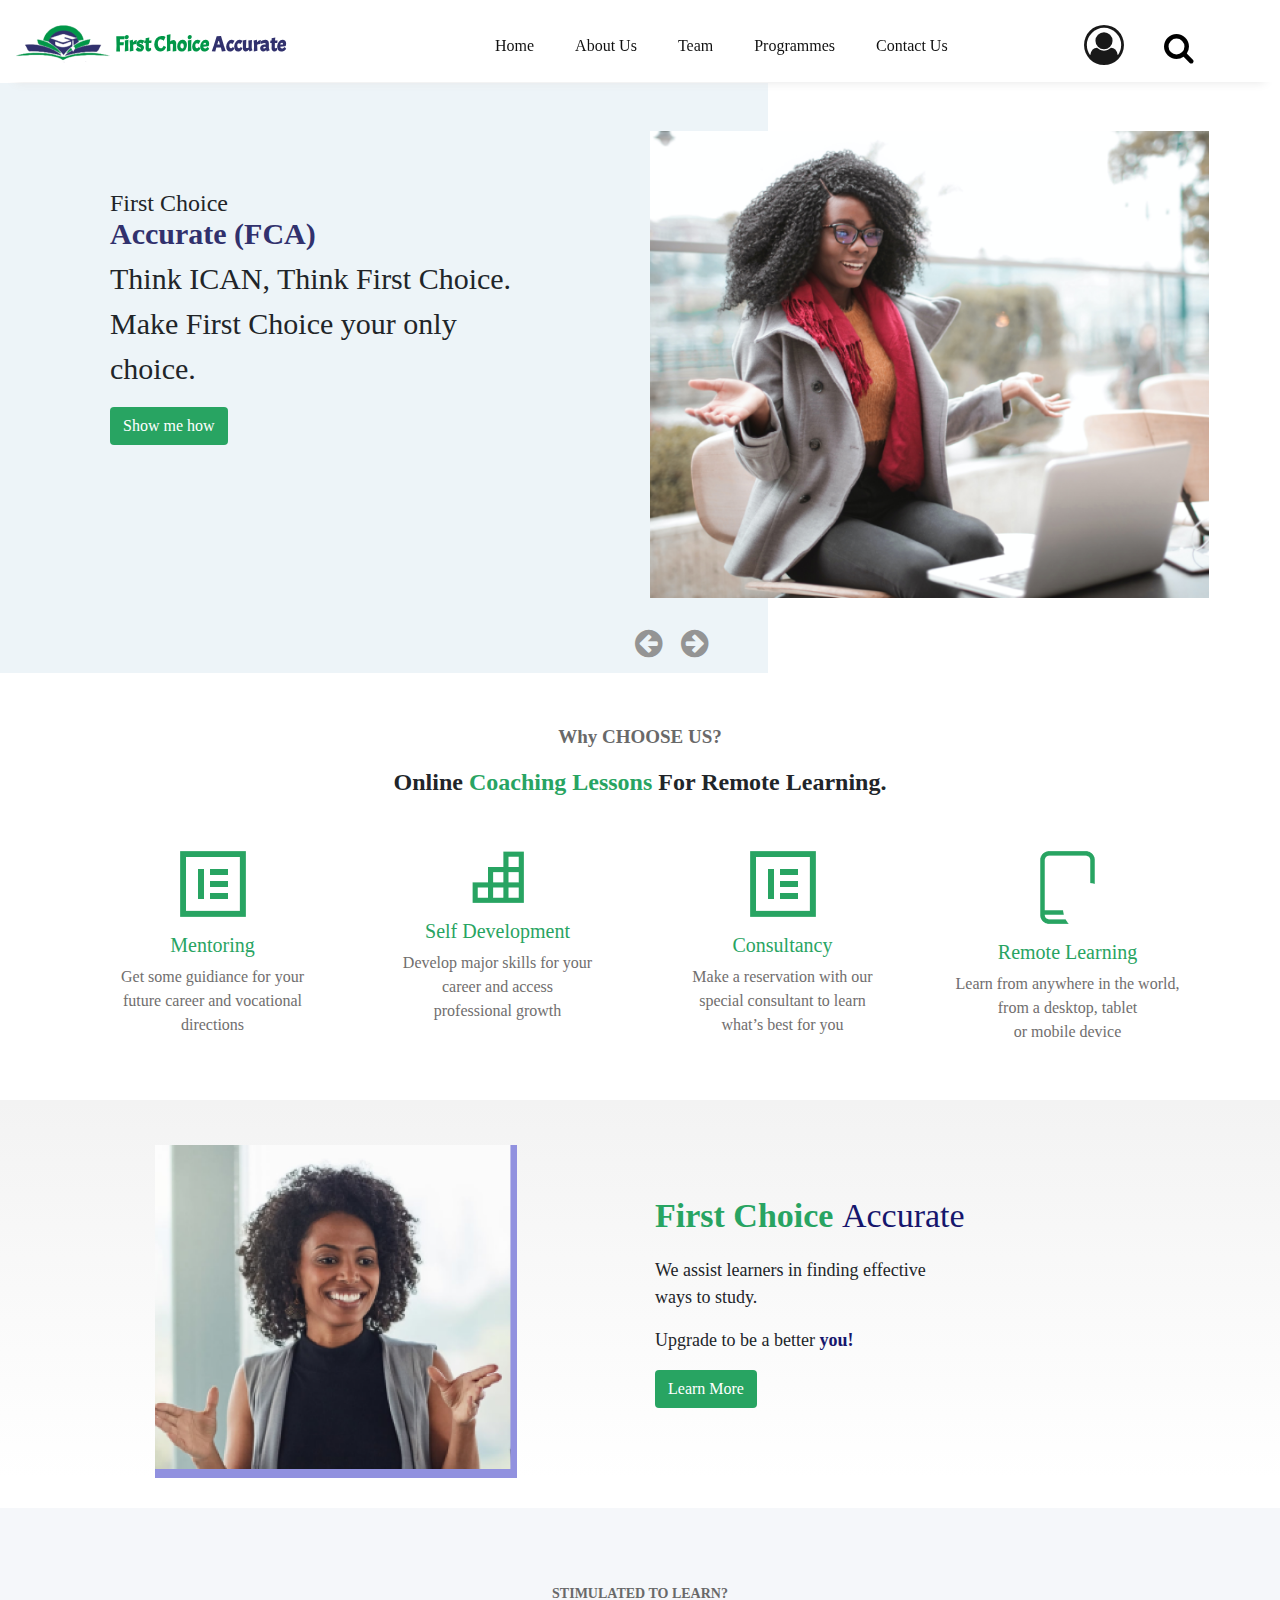
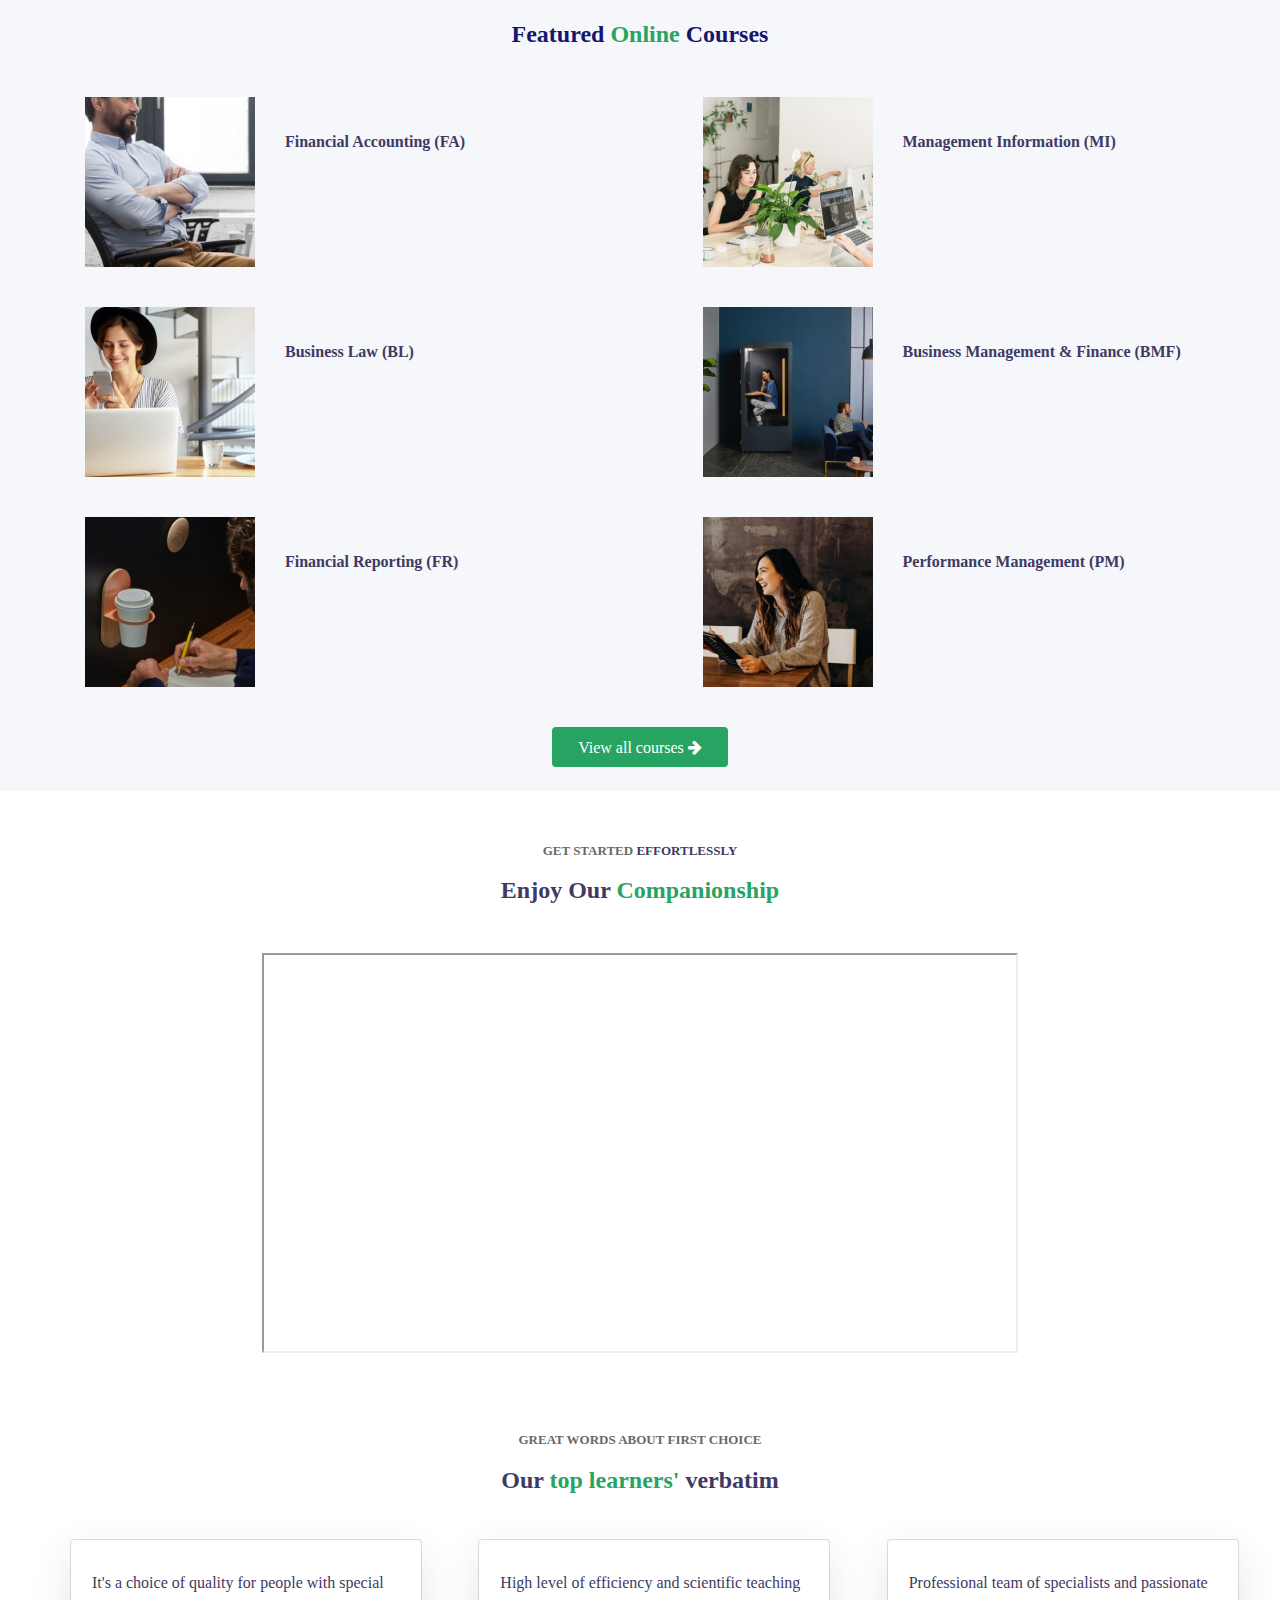
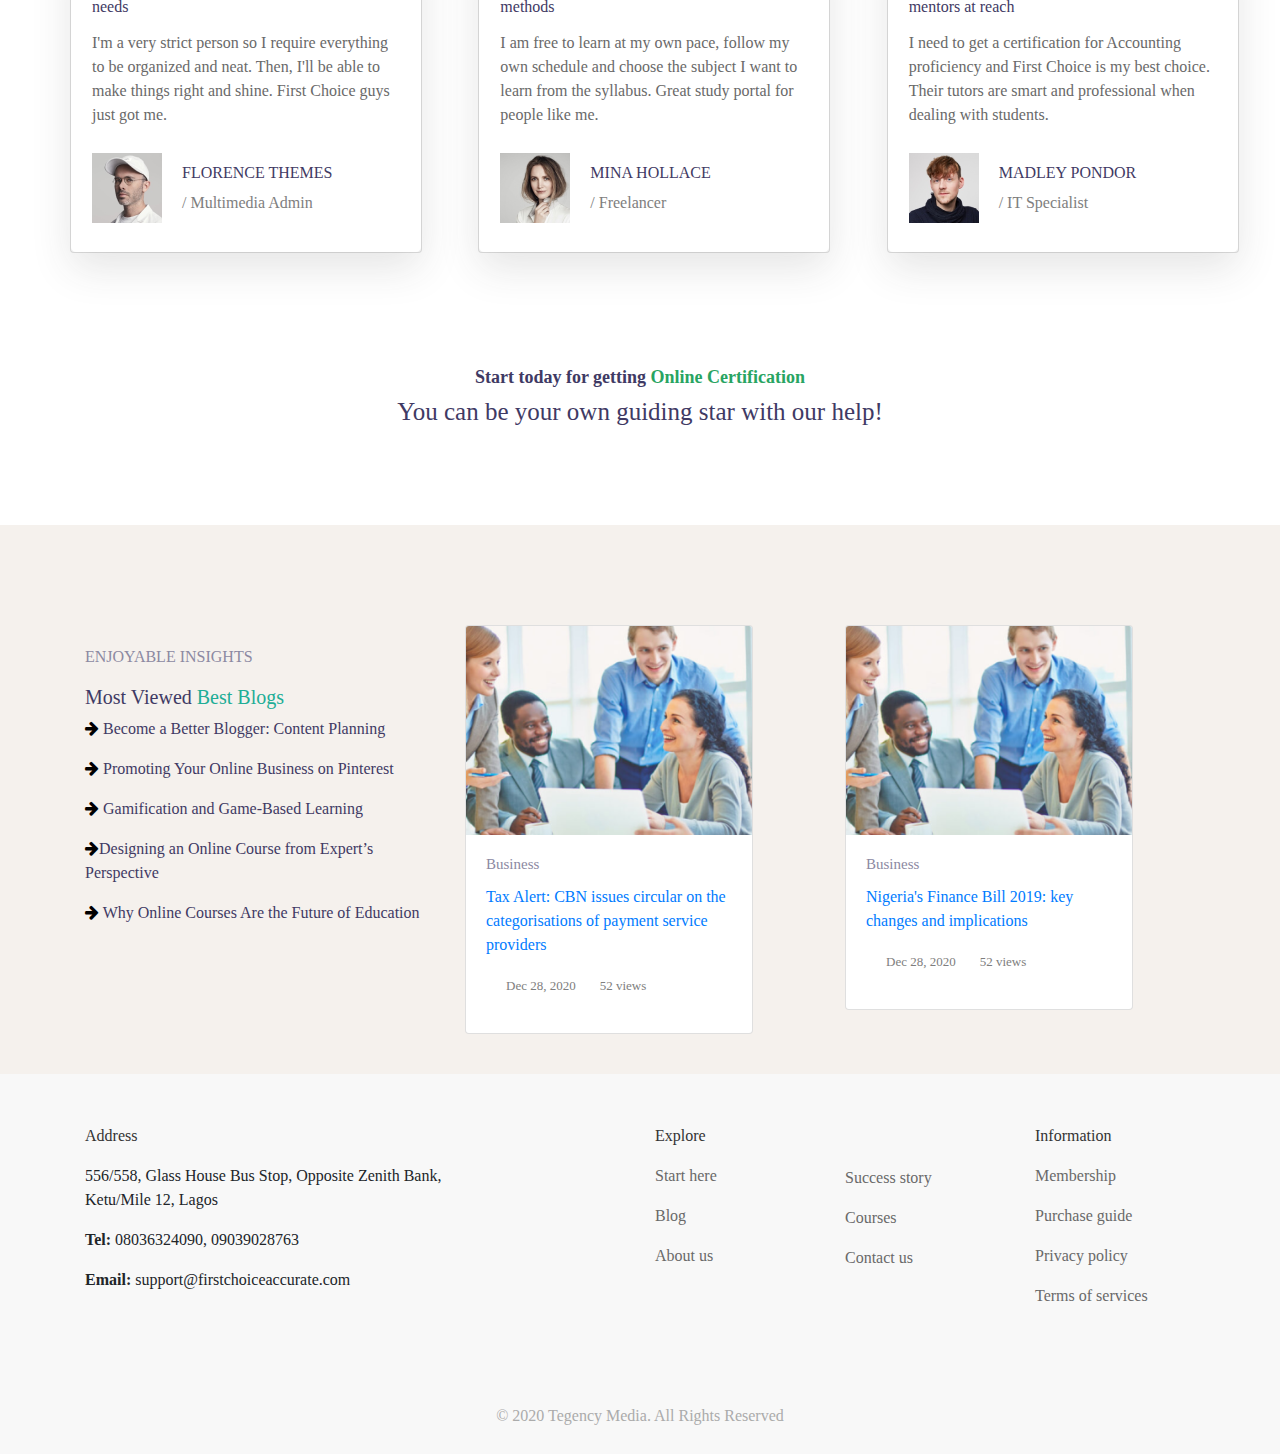
<file: index.html>
<!DOCTYPE html>
<html lang="en">
<head>
    <meta charset="UTF-8">
    <meta http-equiv="X-UA-Compatible" content="IE=edge">
    <meta name="viewport" content="width=device-width, initial-scale=1.0">
    <title>FCA</title>
    <link rel="stylesheet" href="https://maxcdn.bootstrapcdn.com/bootstrap/4.0.0/css/bootstrap.min.css" integrity="sha384-Gn5384xqQ1aoWXA+058RXPxPg6fy4IWvTNh0E263XmFcJlSAwiGgFAW/dAiS6JXm" crossorigin="anonymous">
    <link rel="stylesheet" href="https://stackpath.bootstrapcdn.com/font-awesome/4.7.0/css/font-awesome.min.css">
    <link rel="stylesheet" href="css/home.css">
</head>
<body>
    
    <!-- navbar- area -->
<section class="sec-one">
 
    <nav class="navbar navbar-expand-lg navbar-light fixed-top">
        <div class="logos">
      <a class="navbar-brand" href="#"><img class="logo" src="images/logo.png" alt=""> First Choice <span> Accurate</span></a>
     </div>
      <button class="navbar-toggler" type="button" data-toggle="collapse" data-target="#navbarTogglerDemo02" aria-controls="navbarTogglerDemo02" aria-expanded="false" aria-label="Toggle navigation">
        <span class="navbar-toggler-icon"></span>
      </button>
    
      <div class="collapse navbar-collapse" id="navbarTogglerDemo02">
        <ul class="navbar-nav mr-auto mt-2 mt-lg-0">
          <li class="nav-item active">
            <a class="nav-link" href="index.html">Home <span class="sr-only">(current)</span></a>
          </li>
          <li class="nav-item">
            <a class="nav-link" href="aboutus.html">About Us</a>
          </li>
          <li class="nav-item">
              <a class="nav-link" href="team.html">Team</a>
            </li>
            <li class="nav-item">
              <a class="nav-link" href="programmes.html">Programmes</a>
            </li>
            <li class="nav-item">
              <a class="nav-link" href="contactus.html">Contact Us</a>
            </li>
        </ul>
      </div>
  
      <div class="search">
          <a class="navbar-brand" href="login.html"><i class="fa fa-user-circle-o fa-2x" aria-hidden="true" ></i></a> <a href=""> <i class="fa fa-search fa-2x" aria-hidden="true"></i></a>
        </div>
    </nav>

  </section>


  <!-- section two begins -->
  <section class="sec-two">
    <div class="container-fluid">
        <div class="col-sm col-md">
            <div class="accurate">
                <h4>First Choice</h4> 
                    <p> <span class="accu">Accurate (FCA)</span>  <br> 
                        Think ICAN, Think First Choice. <br>
                         Make First Choice your only <br> choice.</p>
                       
                         <button type="button" class="btn btn-show"> <a href="login.html"> Show me how</a></button>                        
            </div>

            <div class="arrows">
                <a href="#"><i class="fa fa-arrow-circle-left fa-2x" aria-hidden="true"></i></a>  <a href="#"><i class="fa fa-arrow-circle-right fa-2x" aria-hidden="true"></i></a>
            </div>
        </div>
</div>


<div class="col-sm col-md">
    <div class="accurate-image">
        <img src="images/accurate.png" class="img-fluid" alt="">
    </div>
</div>
  </section>


 <!-- section three begins -->
<section class="sec-three">
    <div class="container-fluid">
        <div class="col-sm why">
            <img src="images/accurate.png" class="img-fluid" alt="">
          <p>Why CHOOSE US?</p> </div>

          <h4>Online <span>Coaching Lessons</span> For Remote Learning.</h4>
      </div>



      <div class="container">
        <div class="row rrow">
            <div class="col-sm col-md">
                <div class="general">
                <p><img src="images/mentoring.png" alt=""></p>
                <h5>Mentoring</h5>
                <p>Get some guidiance for your <br> future career and vocational <br> directions</p>
            </div>
            </div>

            
            <div class="col-sm col-md">
                <div class="general">
                <p><img src="images/self-development.png" alt=""></p>
                <h5>Self Development</h5>
                <p>Develop major skills for your  <br> career and access <br> professional growth</p>
            </div>
            </div>

      
            <div class="col-sm col-md">
                <div class="general">
                <p><img src="images/mentoring.png" alt=""></p>
                <h5>Consultancy</h5>
                <p>Make a reservation with our <br> special consultant to learn <br> what’s best for you</p>
            </div>
            </div>


            <div class="col-sm col-md">
                <div class="general">
                <p><img src="images/remote-learning.png" alt=""></p>
                <h5>Remote Learning</h5>
                <p>Learn from anywhere in the world, <br> from a desktop, tablet <br> or mobile device</p>
            </div>
            </div>

        </div>
      </div>
</section>


<!-- section four begins -->
<section class="sec-four">
    <div class="container">
        <div class="row">
        <div class="col-sm col-md">
            <div class="first-asso-image">
                <img src="images/first-asso-image.png" alt="">
            </div>
        </div>


        <div class="col-sm col-md">
            <div class="first-asso">
                <p id="first"><span>First Choice </span> Accurate</p>
                <p id="second">We assist learners in finding effective <br> ways to study.</p>
                <p id="second">Upgrade to be a better <span>you!</span> </p>
            </div>

            <button type="button" class="btn btn-show"> <a href="aboutus.html"> Learn More</a></button>                        
        </div>
    </div>
</div>
</section>


<!-- section five begins -->
<section class="sec-five">
    <div class="container-fluid">
        <div class="col-sm why2">
          <p>STIMULATED TO LEARN?</p> 
          <h4> Featured  <span>Online</span> Courses</h4>
        </div>
      </div>
     

      <!-- sub-section -->
      <div class="container ">

        <!-- row one begins -->
        <div class="row row-head">
            <div class="col-sm col-md">
                <div class="free">
                    <div class="free-image">
                        <img src="images/free-1.png" alt="">
                    </div>

                    <div class="free-text">
                        <h5 style="color: #20AD96;;"></h5>
                        <p class="pi"><a href="login.html"> Financial Accounting (FA) </a> </p>
                        <p id="pii"><span id="span1"></span></p>
                       
                    </div>
                </div>
            </div>

            <div class="col-sm-1 col-md-1"></div> 

            <div class="col-sm col-md">
                <div class="free">
                    <div class="free-image">
                        <img src="images/free-2.png" alt="">
                    </div>

                    <div class="free-text">
                        <h5 style="color: #20AD96;;"></h5>
                        <p class="pi"><a href="login.html">Management Information (MI) </a>  </p> 
                        <p></p>
                    </div>
                </div>
            </div>
        </div>


        <!-- row two begins -->
        <div class="row row-head">
            <div class="col-sm col-md">
                <div class="free">
                    <div class="free-image">
                        <img src="images/free-3.png" alt="">
                    </div>

                    <div class="free-text">
                        <h5 style="color: #20AD96;;"></h5>
                        <p class="pi"><a href="login.html">Business Law (BL)</a>  </p> 
                        <p></p>
                    </div>
                </div>
            </div>

            <div class="col-sm-1 col-md-1"></div> 

            <div class="col-sm col-md">
                <div class="freee">
                    <div class="free-image">
                        <img src="images/free-4.png" alt="">
                    </div>

                    <div class="free-text">
                        <h5 style="color: #20AD96;;"></h5>
                        <p class="pi"><a href="login.html">Business Management & Finance (BMF)</a>  </p> 
                        <p></p>
                    </div>
                </div>
            </div>
        </div>


        <!-- row three begins -->
        <div class="row row-head">
            <div class="col-sm col-md">
                <div class="free">
                    <div class="free-image">
                        <img src="images/free-5.png" alt="">
                    </div>

                    <div class="free-text">
                        <h5 style="color: #20AD96;;"></h5>
                        <p class="pi"><a href="login.html">Financial Reporting (FR)</a>  </p> 
                        <p></p>
                    </div>
                </div>
            </div>

            <div class="col-sm-1 col-md-1"></div> 

            <div class="col-sm col-md">
                <div class="freee ">
                    <div class="free-image">
                        <img src="images/free-6.png" alt="">
                    </div>

                    <div class="free-text">
                        <h5 style="color: #20AD96;;"></h5>
                        <p class="pi"><a href="login.html">Performance Management (PM)</a>  </p> 
                        <p></p>
                    </div>
                </div>
            </div>
        </div>
      </div>


      <div class="container-fluid">
        <div class="col-sm col-md"> 
            <div class="btn-v">
                <button type="button" class="btn btn-show btn-view"> <a href="login.html"> View all courses</a> <i class="fa fa-arrow-right" aria-hidden="true"></i></button>  
            </button>                       
         </div> <br>
    </div>
      </div> 
</section>


<!-- section six begins -->
<section class="sec-six">
    <div class="container-fluid">
        <div class="col-sm get">
          <p>GET STARTED <span>EFFORTLESSLY</span></p> </div>

          <h4> Enjoy Our <span>Companionship</span> </h4>
      </div>

      <div class="container">
          <div class="col-sm col-md videoo">
            <iframe width="" height="" src="https://www.youtube.com/embed/sQD_DfrYSnE" frameborder="10" allow="accelerometer; autoplay; clipboard-write; encrypted-media; gyroscope; picture-in-picture" allowfullscreen></iframe>
          </div>
      </div>
</section>


<!-- section seven begins -->
<section class="sec-seven">
    <div class="container-fluid">
        <div class="col-sm col-md great">
          <p>GREAT WORDS ABOUT FIRST CHOICE</p> </div>
          <h4>Our <span>top learners'</span> verbatim</h4>
      </div>


        <!-- card region -->
        <div class="container-fluid capp">
            <div class="row carrd">
                <div class="col-sm col-md">
                    <div class="card" style="width: 22rem;">
                        <div class="card-body card-reg">
                          <p class="card-title card-tit">It's a choice of quality for people with special needs</p>
                          <p class="card-text card-tex">I'm a very strict person so I require everything to be organized and neat. Then, I'll be able to make things right and shine. First Choice guys just got me. </p>    
                            <div class="card-subsection">
                            <div class="card-image">
                                <img src="images/card-image1.png" alt=""> </div>
                            <div class="card-image-text">
                                <h6 id="p-one">FLORENCE THEMES</h6>
                                <p id="p-two"> / Multimedia Admin</p>
                            </div>
                          </div>
                        </div>
                      </div>
                </div>



                <div class="col-sm col-md">
                    <div class="card" style="width: 22rem;">
                        <div class="card-body card-reg">
                          <p class="card-title card-tit">High level of efficiency and scientific teaching methods</p>
                          <p class="card-text card-tex">I am free to learn at my own pace, follow my own schedule and choose the subject I want to learn from the syllabus. Great study portal for people like me.</p>    
                            <div class="card-subsection">
                            <div class="card-image">
                                <img src="images/card-image2.png" alt=""> </div>
                            <div class="card-image-text">
                                <h6 id="p-one">MINA HOLLACE</h6>
                                <p id="p-two"> / Freelancer</p>
                            </div>
                          </div>
                        </div>
                      </div>
                </div>


                <div class="col-sm col-md">
                    <div class="card" style="width: 22rem;">
                        <div class="card-body card-reg">
                          <p class="card-title card-tit">Professional team of specialists and passionate mentors at reach</p>
                          <p class="card-text card-tex">I need to get a certification for Accounting proficiency and First Choice is my best choice. Their tutors are smart and professional when dealing with students.</p>    
                            <div class="card-subsection">
                            <div class="card-image">
                                <img src="images/card-image3.png" alt=""> </div>
                            <div class="card-image-text">
                                <h6 id="p-one">MADLEY PONDOR</h6>
                                <p id="p-two"> / IT Specialist</p>
                            </div>
                          </div>
                        </div>
                      </div>
                </div>
 
            </div>
        </div>
</section>


<!-- section eight begins -->
<section class="sec-eight">
    <div class="container-fluid">
        <div class="col-sm start">
            <p> Start today for getting <span>Online Certification</span> </p>
          <h5>You can be your own guiding star with our help!</h5> 
          
        </div>
      </div>
</section>


<!-- section nine begins -->
<section class="sec-nine">
    <div class="container">
        <div class="row enj">
            <div class="col-sm col-md">
                <div class="enjoyable">
                        <p id="enjoy">ENJOYABLE INSIGHTS</p>
                        <h5>Most Viewed <span>Best Blogs</span></h5>

                        <div class="become">
                           <a href="https://www.bloomberg.com/africa"> <p> <i class="fa fa-arrow-right" aria-hidden="true"></i> Become a Better Blogger: Content Planning</p></a>
                           <a href="https://www.bloomberg.com/africa"> <p> <i class="fa fa-arrow-right" aria-hidden="true"></i> Promoting Your Online Business on Pinterest</p></a>
                           <a href="https://www.bloomberg.com/africa"> <p> <i class="fa fa-arrow-right" aria-hidden="true"></i> Gamification and Game-Based Learning</p></a>
                           <a href="https://www.bloomberg.com/africa"> <p> <i class="fa fa-arrow-right" aria-hidden="true"></i>Designing an Online Course from Expert’s Perspective</p></a>
                           <a href="https://www.bloomberg.com/africa"> <p> <i class="fa fa-arrow-right" aria-hidden="true"></i> Why Online Courses Are the Future of Education</p></a>
                        </div>
                    </div>
             </div>


            <div class="col-sm col-md">
                <div class="card cardx" style="width: 18rem;">
                    <img class="card-img-top" src="images/enjoyable-image1.png" alt="Card image cap">
                    <div class="card-body">
                      <h5 class="card-title card-business">Business</h5>
                      <p class="card-text card-tax"><a href="https://www.bloomberg.com/africa">Tax Alert: CBN issues circular on the categorisations of payment service providers</a> </p>
                      <p id="tax"> <span>Dec 28, 2020</span> <span>52 views</span></p> 
                    </div>
                  </div>
            </div>

          
            <div class="col-sm col-md">
                <div class="card cardx" style="width: 18rem;">
                    <img class="card-img-top" src="images/enjoyable-image1.png" alt="Card image cap">
                    <div class="card-body">
                      <h5 class="card-title card-business">Business</h5>
                      <p class="card-text card-tax"><a href="https://www.bloomberg.com/africa"> Nigeria's Finance Bill 2019: key changes and implications </a></p>
                      <p id="tax"> <span>Dec 28, 2020</span> <span>52 views</span></p> 
                    </div>
                  </div>
            </div>
        </div>
    </div>
</section>


<!-- footer section begins -->
<footer>
    <div class="container">
        <div class="row foot">
            <div class="col-sm col-md">
                <div class="address">
                <p id="main">Address</p>
                <p>556/558, Glass House Bus Stop, Opposite Zenith Bank, <br> Ketu/Mile 12, Lagos</p>
                <p> <b>Tel:</b>  08036324090, 09039028763</p>
                <p> <b>Email:</b> support@firstchoiceaccurate.com</p>
            </div>
            </div>


            <div class="col-sm col-md">
                <div class="row">
                    <div class="col-sm">
                        <div class="explore">
                            <p id="main">Explore</p>
                            <a href="login.html"> <p>Start here</p>   </a>
                            <a href="aboutus.html"> <p>Blog</p>   </a>
                            <a href="aboutus.html"><p>About us</p>   </a>
                        </div>
                    </div>     
                                        

                    <div class="col-sm">
                        <div class="success">
                            <p> </p>
                            <a href="aboutus.html"> <p id="succ">Success story</p>   </a>
                            <a href="login.html"><p>Courses</p>   </a>
                         <a href="contactus.html"><p>Contact us</p>   </a>
                        </div>
                    </div> 


                    <div class="col-sm">
                        <div class="information">
                           <p id="main">Information</p>
                            <a href="login.html"> <p>Membership</p>   </a>
                            <a href="login.html"><p>Purchase guide</p>   </a>
                            <a href=""> <p>Privacy policy</p>   </a>
                             <a href=""><p>Terms of services</p>   </a>

                        </div>
                    </div> 
                 </div>
            </div>

           
        </div>
    </div>


    <div class="col-sm col-md">
        <div class="copyright">
            <p>&copy; 2020 Tegency Media. All Rights Reserved</p>
        </div>
    </div>

</footer>














    <script src="https://code.jquery.com/jquery-3.2.1.slim.min.js" integrity="sha384-KJ3o2DKtIkvYIK3UENzmM7KCkRr/rE9/Qpg6aAZGJwFDMVNA/GpGFF93hXpG5KkN" crossorigin="anonymous"></script>
<script src="https://cdnjs.cloudflare.com/ajax/libs/popper.js/1.12.9/umd/popper.min.js" integrity="sha384-ApNbgh9B+Y1QKtv3Rn7W3mgPxhU9K/ScQsAP7hUibX39j7fakFPskvXusvfa0b4Q" crossorigin="anonymous"></script>
<script src="https://maxcdn.bootstrapcdn.com/bootstrap/4.0.0/js/bootstrap.min.js" integrity="sha384-JZR6Spejh4U02d8jOt6vLEHfe/JQGiRRSQQxSfFWpi1MquVdAyjUar5+76PVCmYl" crossorigin="anonymous"></script>
</body>
</html>
</file>
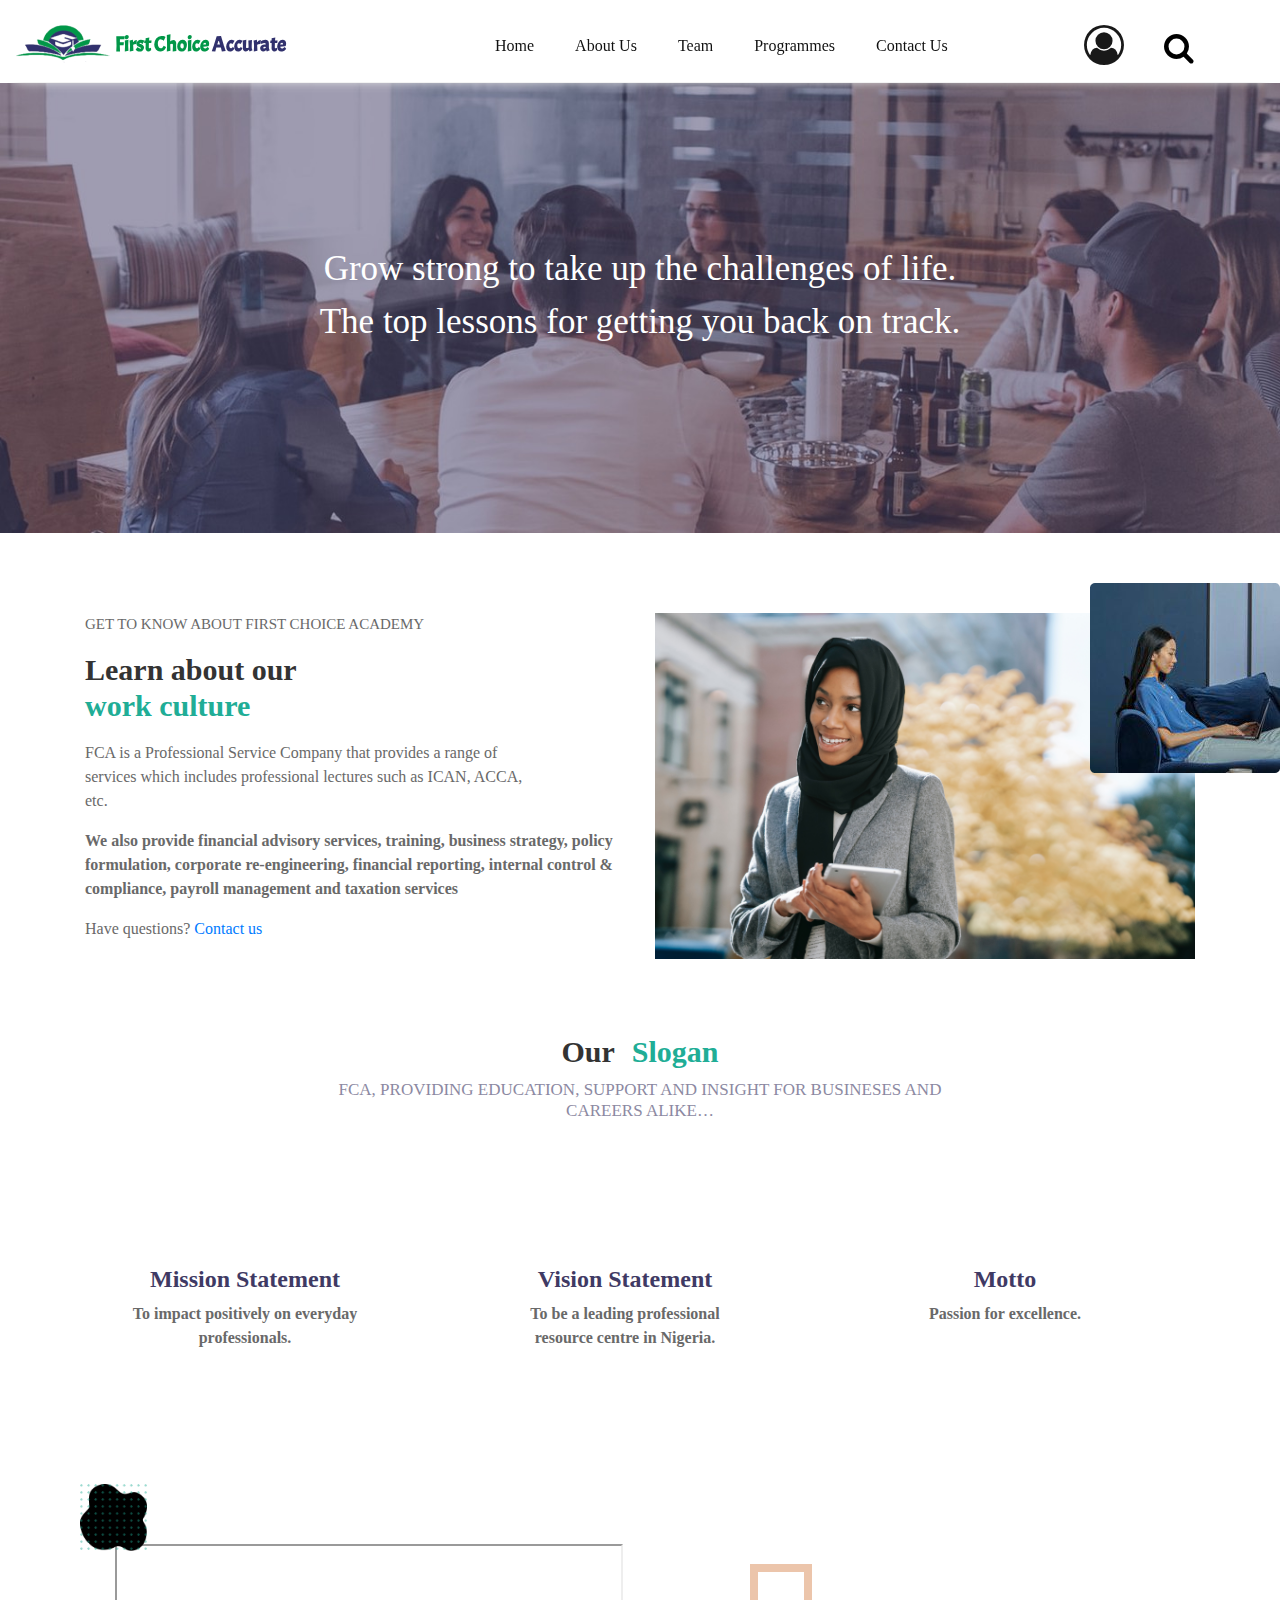
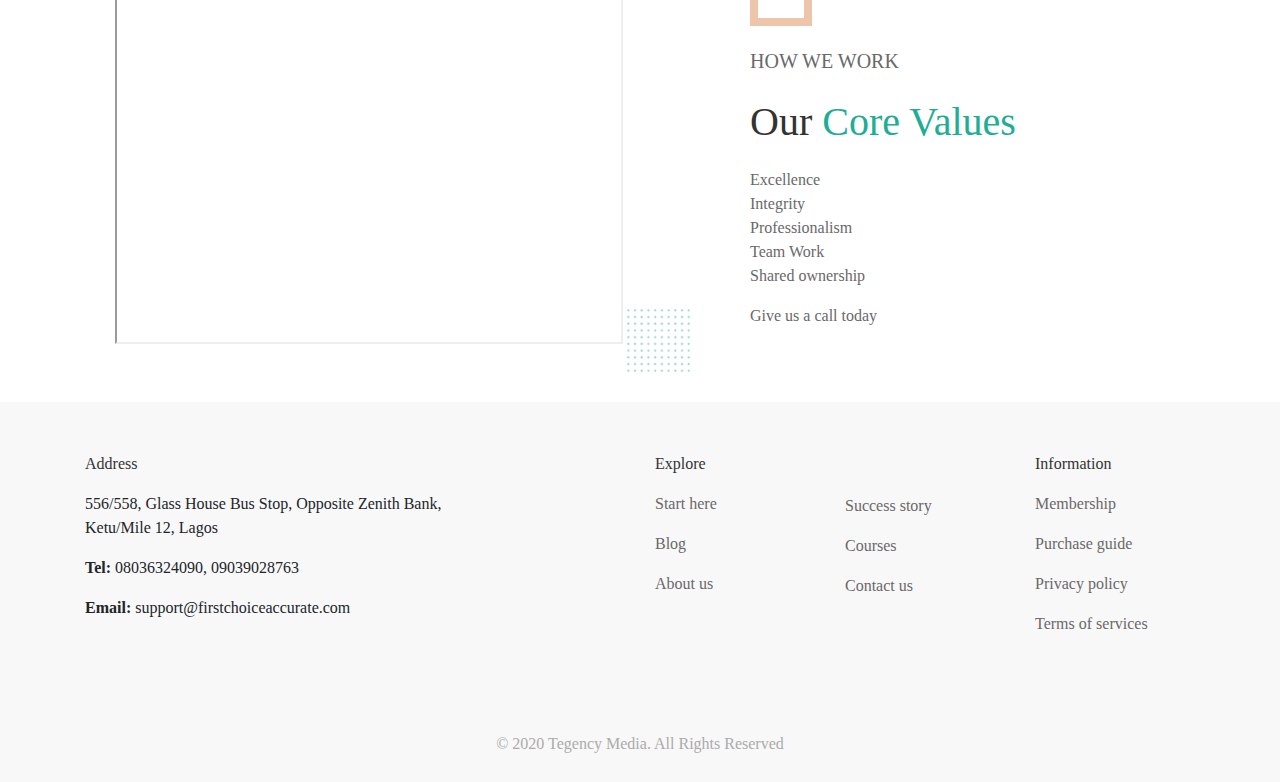
<file: aboutus.html>
<!DOCTYPE html>
<html lang="en">
<head>
    <meta charset="UTF-8">
    <meta http-equiv="X-UA-Compatible" content="IE=edge">
    <meta name="viewport" content="width=device-width, initial-scale=1.0">
    <title>About-Us</title>
    <link rel="stylesheet" href="https://maxcdn.bootstrapcdn.com/bootstrap/4.0.0/css/bootstrap.min.css" integrity="sha384-Gn5384xqQ1aoWXA+058RXPxPg6fy4IWvTNh0E263XmFcJlSAwiGgFAW/dAiS6JXm" crossorigin="anonymous">
    <link rel="stylesheet" href="https://stackpath.bootstrapcdn.com/font-awesome/4.7.0/css/font-awesome.min.css">
    <link rel="stylesheet" href="https://stackpath.bootstrapcdn.com/bootstrap/4.1.3/css/bootstrap.min.css" integrity="sha384-MCw98/SFnGE8fJT3GXwEOngsV7Zt27NXFoaoApmYm81iuXoPkFOJwJ8ERdknLPMO" crossorigin="anonymous">
    <link rel="stylesheet" href="css/aboutus.css">
</head>
<body>
    
    <!-- navbar- area -->
<section class="sec-one">
 
    <nav class="navbar navbar-expand-lg navbar-light fixed-top">
        <div class="logos">
      <a class="navbar-brand" href="#"><img class="logo" src="images/logo.png" alt=""> First Choice <span> Accurate</span></a>
     </div>
      <button class="navbar-toggler" type="button" data-toggle="collapse" data-target="#navbarTogglerDemo02" aria-controls="navbarTogglerDemo02" aria-expanded="false" aria-label="Toggle navigation">
        <span class="navbar-toggler-icon"></span>
      </button>
    
      <div class="collapse navbar-collapse" id="navbarTogglerDemo02">
        <ul class="navbar-nav mr-auto mt-2 mt-lg-0">
          <li class="nav-item active">
            <a class="nav-link" href="index.html">Home <span class="sr-only">(current)</span></a>
          </li>
          <li class="nav-item">
            <a class="nav-link" href="aboutus.html">About Us</a>
          </li>
          <li class="nav-item">
              <a class="nav-link" href="team.html">Team</a>
            </li>
            <li class="nav-item">
              <a class="nav-link" href="programmes.html">Programmes</a>
            </li>
            <li class="nav-item">
              <a class="nav-link" href="contactus.html">Contact Us</a>
            </li>
        </ul>
      </div>
  
      <div class="search">
        <a class="navbar-brand" href="login.html"><i class="fa fa-user-circle-o fa-2x" aria-hidden="true" ></i></a> <a href=""> <i class="fa fa-search fa-2x" aria-hidden="true"></i></a>
      </div>
    </nav>

  </section>


  <!-- section  2 begins -->
  <section class="sec-two">
    <div class="about-banner">
         <p>Grow strong to take up the challenges of life. <br> The top lessons for getting you back on track.</p>
      </div>
   </section> 


   <!-- section 3 begins -->
   <section class="sec-three">
    <div class="container">
        <div class="row">
            <div class="col-sm col-md">
                <div class="learn-text">
                    <p id="get">GET TO KNOW ABOUT FIRST CHOICE ACADEMY</p>
                    <p id="learn">Learn about our <br> <span id="con">work culture</span></p>
                    <p id="fca">FCA is a Professional Service Company that provides a range of <br> services which includes professional lectures such as ICAN, ACCA,<br> etc. </p>

                    <p id="fca2">  We also provide financial advisory services, training, business strategy, policy formulation, corporate re-engineering, financial reporting, internal control & compliance, payroll management and taxation services </p>
                        <p id="have">Have questions?​ <span id="con"><a href="contactus.html"> Contact us </a></span></p>
                </div>
            </div>



            <div class="col-sm col-md">
                <div class="learn-images">
                    <img src="images/learn-with-us-big-pics.png" class="img-fluid" alt="">
                    <img src="images/learn-about-small-pics.png" class="img-fluid" alt="" id="img-small">
                </div>
            </div>
        </div>
    </div>
   </section>


   <!-- section 4 begins -->
   <section class="sec-four">
        <div class="container-fluid">
            <div class="col-sm our-slogan">
                <p> Our <span> Slogan</span> </p>
              <h5>FCA, PROVIDING EDUCATION, SUPPORT AND INSIGHT FOR BUSINESES AND <br> CAREERS ALIKE…</h5> 
              
            </div>
          </div>
    </section>


    <!-- section 5 begins -->
    <section class="sec-five">
      <div class="container">
          <div class="row">
            <div class="col-sm col-md">
                <div class="shadow p-1 mb-1 bg-white rounded mission" style="width: 20rem;">
                    <div class="mission-vision">
                    <h4>Mission Statement</h4>
                    <p id="to">To impact positively on everyday <br> professionals.</p>
                </div>
                </div>
            </div>

                        <div class="col-sm col-md">
                            <div class="shadow p-1 mb-1 bg-white rounded mission" style="width: 20rem;">
                                <div class="mission-vision">
                                <h4>Vision Statement</h4>
                                <p>To be a leading professional <br> resource centre in Nigeria.</p>
                            </div>
                            </div>
                        </div>


                        <div class="col-sm col-md">
                            <div class="shadow p-1 mb-1 bg-white rounded mission" style="width: 20rem;">
                                <div class="mission-vision">
                                <h4>Motto</h4>
                                <p>Passion for excellence.</p> <br>
                               
                            </div>
                            </div>
                        </div>

                      </div>
              </div>
    </section>



    <!-- section 6 begins -->
    <section class="sec-six">
        <div class="container">
            <div class="row">
                <div class="col-sm-7  videoo">
                    <img src="images/footer-design1.png" alt="" class="img1">
                          <iframe width="" height="" src="https://www.youtube.com/embed/sQD_DfrYSnE" frameborder="10" allow="accelerometer; autoplay; clipboard-write; encrypted-media; gyroscope; picture-in-picture" allowfullscreen></iframe>
                      <img src="images/footer-design2.png" alt="" class="img2">
                      <img src="images/footer-design2.png" alt="" class="img3">
                        </div>
                   
            


                <div class="col-sm col-md">
                    <div class="video-text">
                        <img src="images/how-shape.png" alt="">
                        <p  id="how">HOW WE WORK</p>
                        <p id="our"> Our <span>Core Values</span></p>
                            <p id="excellence">Excellence <br>
                             Integrity <br>
                             Professionalism <br>
                             Team Work <br> Shared ownership</p>
                            <P id="excellence">Give us a call today</P>
                    </div>
                </div>
                </div>
            </div>
    </section>



    <!-- footer section begins -->
    <footer>
        <div class="container">
            <div class="row foot">
                <div class="col-sm col-md">
                    <div class="address">
                    <p id="main">Address</p>
                    <p>556/558, Glass House Bus Stop, Opposite Zenith Bank, <br> Ketu/Mile 12, Lagos</p>
                    <p> <b>Tel:</b>  08036324090, 09039028763</p>
                    <p> <b>Email:</b> support@firstchoiceaccurate.com</p>
                </div>
                </div>


            <div class="col-sm col-md">
                <div class="row">
                    <div class="col-sm">
                        <div class="explore">
                            <p id="main">Explore</p>
                            <a href=""> <p>Start here</p>   </a>
                            <a href=""> <p>Blog</p>   </a>
                            <a href=""><p>About us</p>   </a>
                        </div>
                    </div>     
                                        

                    <div class="col-sm">
                        <div class="success">
                            <p> </p>
                            <a href=""> <p id="succ">Success story</p>   </a>
                            <a href=""><p>Courses</p>   </a>
                         <a href=""><p>Contact us</p>   </a>
                        </div>
                    </div> 


                    <div class="col-sm">
                        <div class="information">
                           <p id="main">Information</p>
                            <a href=""> <p>Membership</p>   </a>
                            <a href=""><p>Purchase guide</p>   </a>
                            <a href=""> <p>Privacy policy</p>   </a>
                             <a href=""><p>Terms of services</p>   </a>

                        </div>
                    </div> 
                 </div>
            </div>

           
        </div>
    </div>


    <div class="col-sm col-md">
        <div class="copyright">
            <p>&copy; 2020 Tegency Media. All Rights Reserved</p>
        </div>
    </div>

</footer>


 


















  
  <script src="https://code.jquery.com/jquery-3.2.1.slim.min.js" integrity="sha384-KJ3o2DKtIkvYIK3UENzmM7KCkRr/rE9/Qpg6aAZGJwFDMVNA/GpGFF93hXpG5KkN" crossorigin="anonymous"></script>
  <script src="https://cdnjs.cloudflare.com/ajax/libs/popper.js/1.12.9/umd/popper.min.js" integrity="sha384-ApNbgh9B+Y1QKtv3Rn7W3mgPxhU9K/ScQsAP7hUibX39j7fakFPskvXusvfa0b4Q" crossorigin="anonymous"></script>
  <script src="https://maxcdn.bootstrapcdn.com/bootstrap/4.0.0/js/bootstrap.min.js" integrity="sha384-JZR6Spejh4U02d8jOt6vLEHfe/JQGiRRSQQxSfFWpi1MquVdAyjUar5+76PVCmYl" crossorigin="anonymous"></script>
  </body>
  </html>
</file>
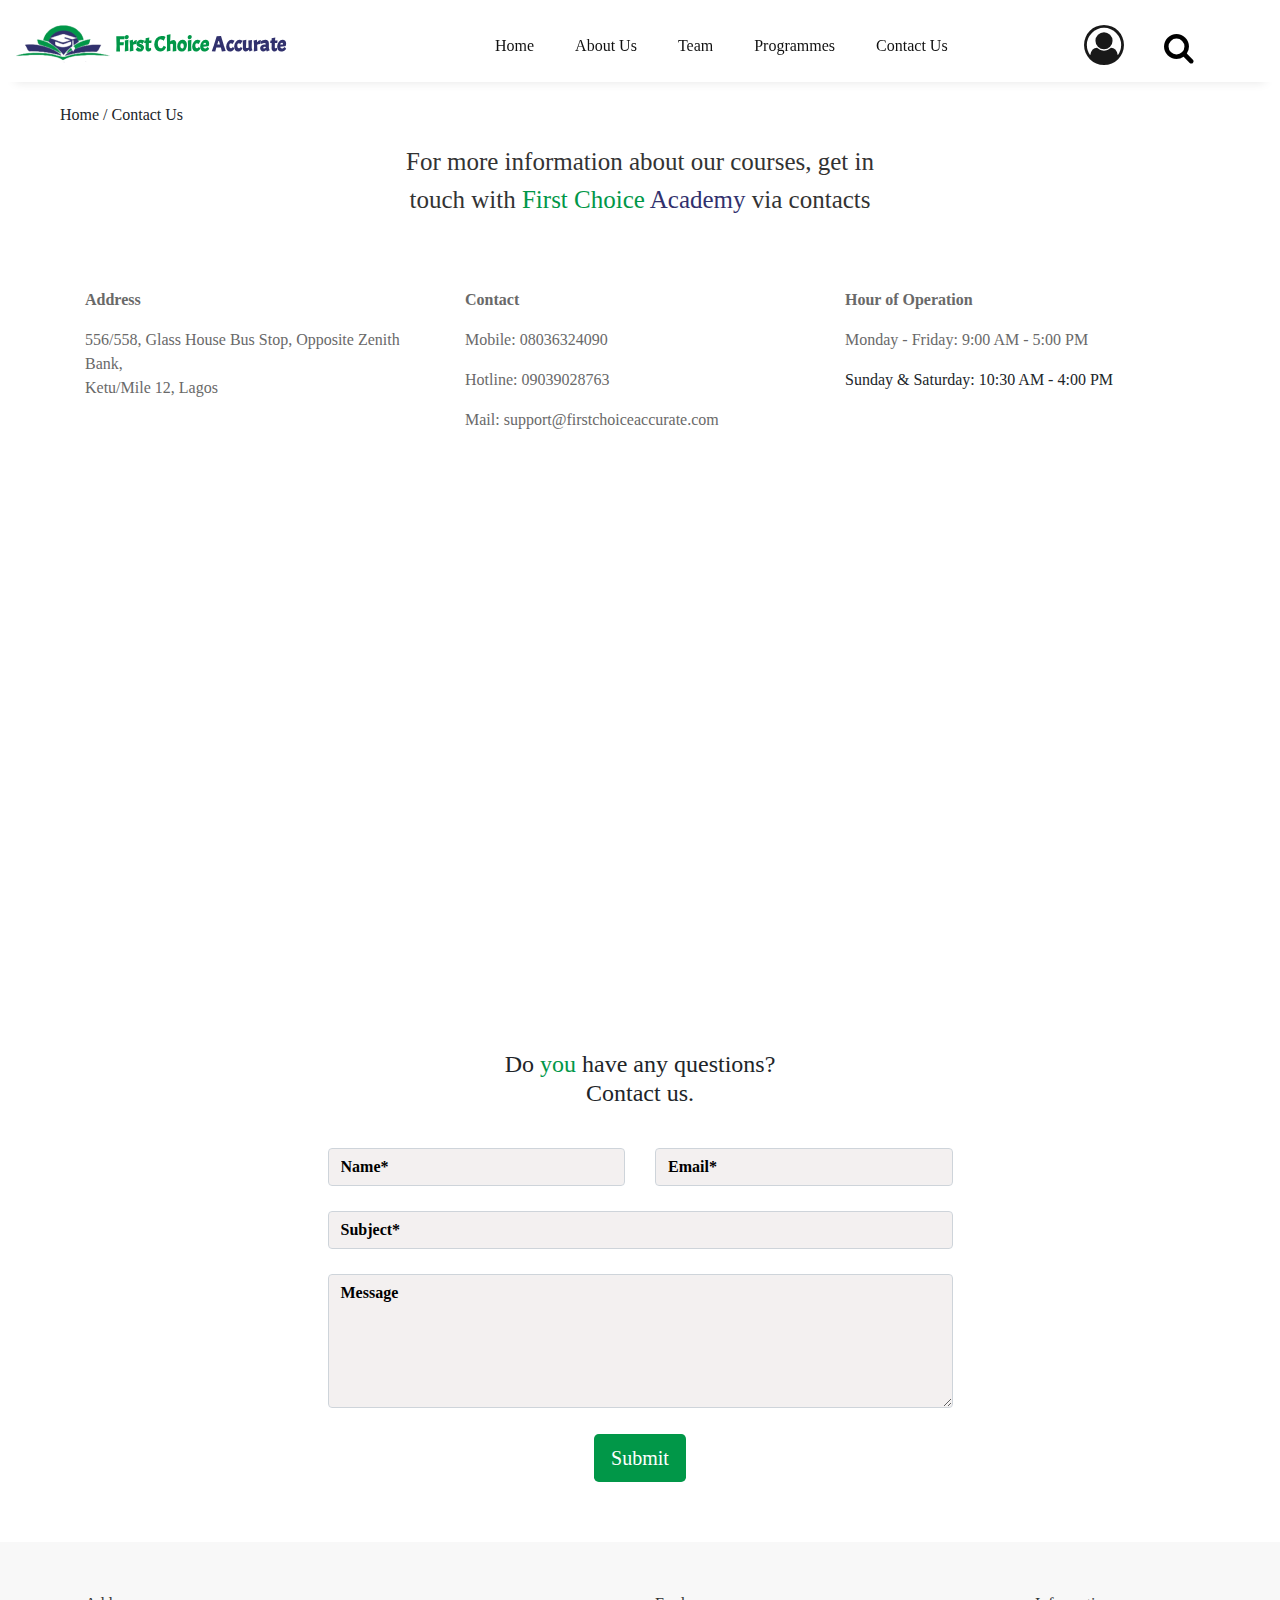
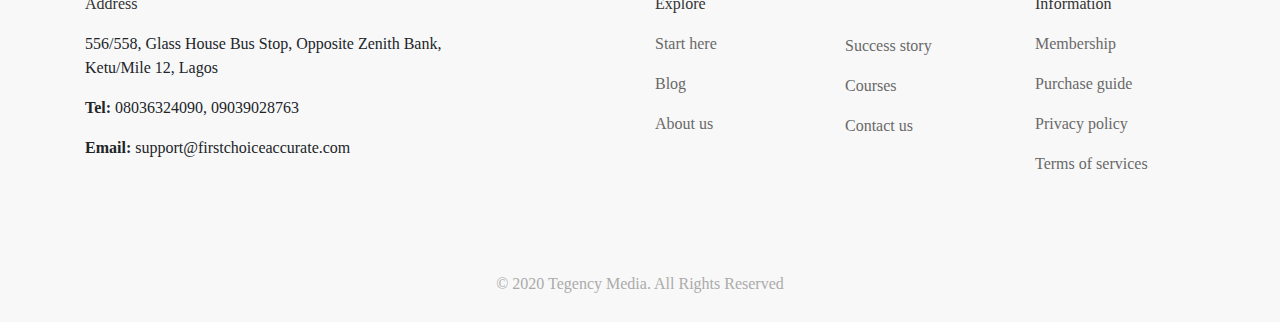
<file: contactus.html>
<!DOCTYPE html>
<html lang="en">
<head>
    <meta charset="UTF-8">
    <meta http-equiv="X-UA-Compatible" content="IE=edge">
    <meta name="viewport" content="width=device-width, initial-scale=1.0">
    <title>Contact-Us</title>
    <link rel="stylesheet" href="https://maxcdn.bootstrapcdn.com/bootstrap/4.0.0/css/bootstrap.min.css" integrity="sha384-Gn5384xqQ1aoWXA+058RXPxPg6fy4IWvTNh0E263XmFcJlSAwiGgFAW/dAiS6JXm" crossorigin="anonymous">
    <link rel="stylesheet" href="https://stackpath.bootstrapcdn.com/font-awesome/4.7.0/css/font-awesome.min.css">
    <link rel="stylesheet" href="https://stackpath.bootstrapcdn.com/bootstrap/4.1.3/css/bootstrap.min.css" integrity="sha384-MCw98/SFnGE8fJT3GXwEOngsV7Zt27NXFoaoApmYm81iuXoPkFOJwJ8ERdknLPMO" crossorigin="anonymous">
    <link rel="stylesheet" href="css/contactus.css">
</head>
<body>
    
    <!-- navbar- area -->
<section class="sec-one">
 
  <nav class="navbar navbar-expand-lg navbar-light fixed-top">
    <div class="logos">
  <a class="navbar-brand" href="#"><img class="logo" src="images/logo.png" alt=""> First Choice <span> Accurate</span></a>
 </div>
  <button class="navbar-toggler" type="button" data-toggle="collapse" data-target="#navbarTogglerDemo02" aria-controls="navbarTogglerDemo02" aria-expanded="false" aria-label="Toggle navigation">
    <span class="navbar-toggler-icon"></span>
  </button>

  <div class="collapse navbar-collapse" id="navbarTogglerDemo02">
    <ul class="navbar-nav mr-auto mt-2 mt-lg-0">
      <li class="nav-item active">
        <a class="nav-link" href="index.html">Home <span class="sr-only">(current)</span></a>
      </li>
      <li class="nav-item">
        <a class="nav-link" href="aboutus.html">About Us</a>
      </li>
      <li class="nav-item">
          <a class="nav-link" href="team.html">Team</a>
        </li>
        <li class="nav-item">
          <a class="nav-link" href="programmes.html">Programmes</a>
        </li>
        <li class="nav-item">
          <a class="nav-link" href="contactus.html">Contact Us</a>
        </li>
    </ul>
  </div>

  <div class="search">
    <a class="navbar-brand" href="login.html"><i class="fa fa-user-circle-o fa-2x" aria-hidden="true" ></i></a> <a href=""> <i class="fa fa-search fa-2x" aria-hidden="true"></i></a>
  </div>
</nav>
  </section>


  <!-- section 2 begins -->
    <section class="sec-two">
        <p id="home">Home / Contact Us</p>

        <div class="container">
            <div class="col-sm col-md">
                <p id="for">For more information about our courses, get in <br> touch with <span style="color: #019748;">First Choice </span> <span style="color: #31306D;">Academy</span> via contacts</p>
            </div>
        </div>
    </section>


    <!-- section 3 begins -->
    <section class="sec-three">
        <div class="container">
            <div class="row roww">
                <div class="col-sm col-md">
                    <div class="address">
                        <p id="head">Address</p>
                        <p id="body">556/558, Glass House Bus Stop, Opposite Zenith Bank, <br> Ketu/Mile 12, Lagos</p>
                    </div>
                </div>



                <div class="col-sm col-md">
                    <div class="address">
                        <p id="head">Contact</p>
                        <p id="body">Mobile: 08036324090</p>
                        <p id="body">Hotline: 09039028763</p>
                        <p id="body">Mail: support@firstchoiceaccurate.com</p>
                    </div>
                </div>


                <div class="col-sm col-md">
                    <div class="address">
                        <p id="head">Hour of Operation</p>
                        <p id="body">Monday - Friday: 9:00 AM - 5:00 PM</p>
                        <p id="body"></p>Sunday & Saturday: 10:30 AM - 4:00 PM</p>

                    </div>
                </div>

            </div>
        </div>
    </section>

    
      <!-- section 4 begins -->
      <section class="sec-four">
          <div class="container-fluid">
        <iframe width="" height="" id="gmap_canvas" src="https://maps.google.com/maps?q=%20Ketu/Mile%2012,%20Lagos.%20nigeria&t=k&z=13&ie=UTF8&iwloc=&output=embed" frameborder="0" scrolling="no" marginheight="0" marginwidth="0"></iframe><a href="https://123movies-a.com"></a></div></div></iframe>
    </div>
    </section> 


    <!-- section 5 begins -->
     <section  class="sec-five">
        <div class="col-sm col-md">
            <div class="have">
                <h4>Do <span style="color: #019748;"> you </span> have any questions? <br>  Contact us.</h4>
            </div>
        </div>
      </section>



      <!-- section 6 begins -->
      <section class="sec-six">  
        <div class="col-sm col-md">
            <div class="contact-form">   
                <form class="form1">
                    <div class="row">
                      <div class="col formm">
                        <input type="text" class="form-control" placeholder="Name*">
                      </div>
                      <div class="col formm">
                        <input type="text" class="form-control" placeholder="Email*">
                      </div>
                    </div>
                  </form>

                  <form class="form2">
                    <div class="form-group">
                      <input type="text" class="form-control" id="formGroupExampleInput" placeholder="Subject*">
                    </div>
                  </form>


                  <div class="form-group">
                    <textarea class="form-control" rows="5" id="comment" placeholder="Message"></textarea>
                  </div>

                  <div class="btn-div">
                 <button  type="button" class="btn  btn-lg mybtn"> <a  class="mailto" href="mailto:support@firstchoiceassociate.com">Submit</a></button>
                </div>

            </div>
        </div>
      </section>


    <!-- footer section begins -->
    <footer>
      <div class="container">
          <div class="row foot">
              <div class="col-sm col-md">
                  <div class="address">
                  <p id="main">Address</p>
                  <p>556/558, Glass House Bus Stop, Opposite Zenith Bank, <br> Ketu/Mile 12, Lagos</p>
                  <p> <b>Tel:</b>  08036324090, 09039028763</p>
                  <p> <b>Email:</b> support@firstchoiceaccurate.com</p>
              </div>
              </div>
    
    
                <div class="col-sm col-md">
                    <div class="row">
                        <div class="col-sm">
                            <div class="explore">
                                <p id="main">Explore</p>
                                <a href=""> <p>Start here</p>   </a>
                                <a href=""> <p>Blog</p>   </a>
                                <a href=""><p>About us</p>   </a>
                            </div>
                        </div>     
                                            
    
                        <div class="col-sm">
                            <div class="success">
                                <p> </p>
                                <a href=""> <p id="succ">Success story</p>   </a>
                                <a href=""><p>Courses</p>   </a>
                             <a href=""><p>Contact us</p>   </a>
                            </div>
                        </div> 
    
    
                        <div class="col-sm">
                            <div class="information">
                               <p id="main">Information</p>
                                <a href=""> <p>Membership</p>   </a>
                                <a href=""><p>Purchase guide</p>   </a>
                                <a href=""> <p>Privacy policy</p>   </a>
                                 <a href=""><p>Terms of services</p>   </a>
    
                            </div>
                        </div> 
                     </div>
                </div>
    
               
            </div>
        </div>
    
    
        <div class="col-sm col-md">
            <div class="copyright">
                <p>&copy; 2020 Tegency Media. All Rights Reserved</p>
            </div>
        </div>
    
    </footer>
    
    
     
    
    
    
    


















    

    <script src="https://code.jquery.com/jquery-3.2.1.slim.min.js" integrity="sha384-KJ3o2DKtIkvYIK3UENzmM7KCkRr/rE9/Qpg6aAZGJwFDMVNA/GpGFF93hXpG5KkN" crossorigin="anonymous"></script>
    <script src="https://cdnjs.cloudflare.com/ajax/libs/popper.js/1.12.9/umd/popper.min.js" integrity="sha384-ApNbgh9B+Y1QKtv3Rn7W3mgPxhU9K/ScQsAP7hUibX39j7fakFPskvXusvfa0b4Q" crossorigin="anonymous"></script>
    <script src="https://maxcdn.bootstrapcdn.com/bootstrap/4.0.0/js/bootstrap.min.js" integrity="sha384-JZR6Spejh4U02d8jOt6vLEHfe/JQGiRRSQQxSfFWpi1MquVdAyjUar5+76PVCmYl" crossorigin="anonymous"></script>
    </body>
    </html>
</file>
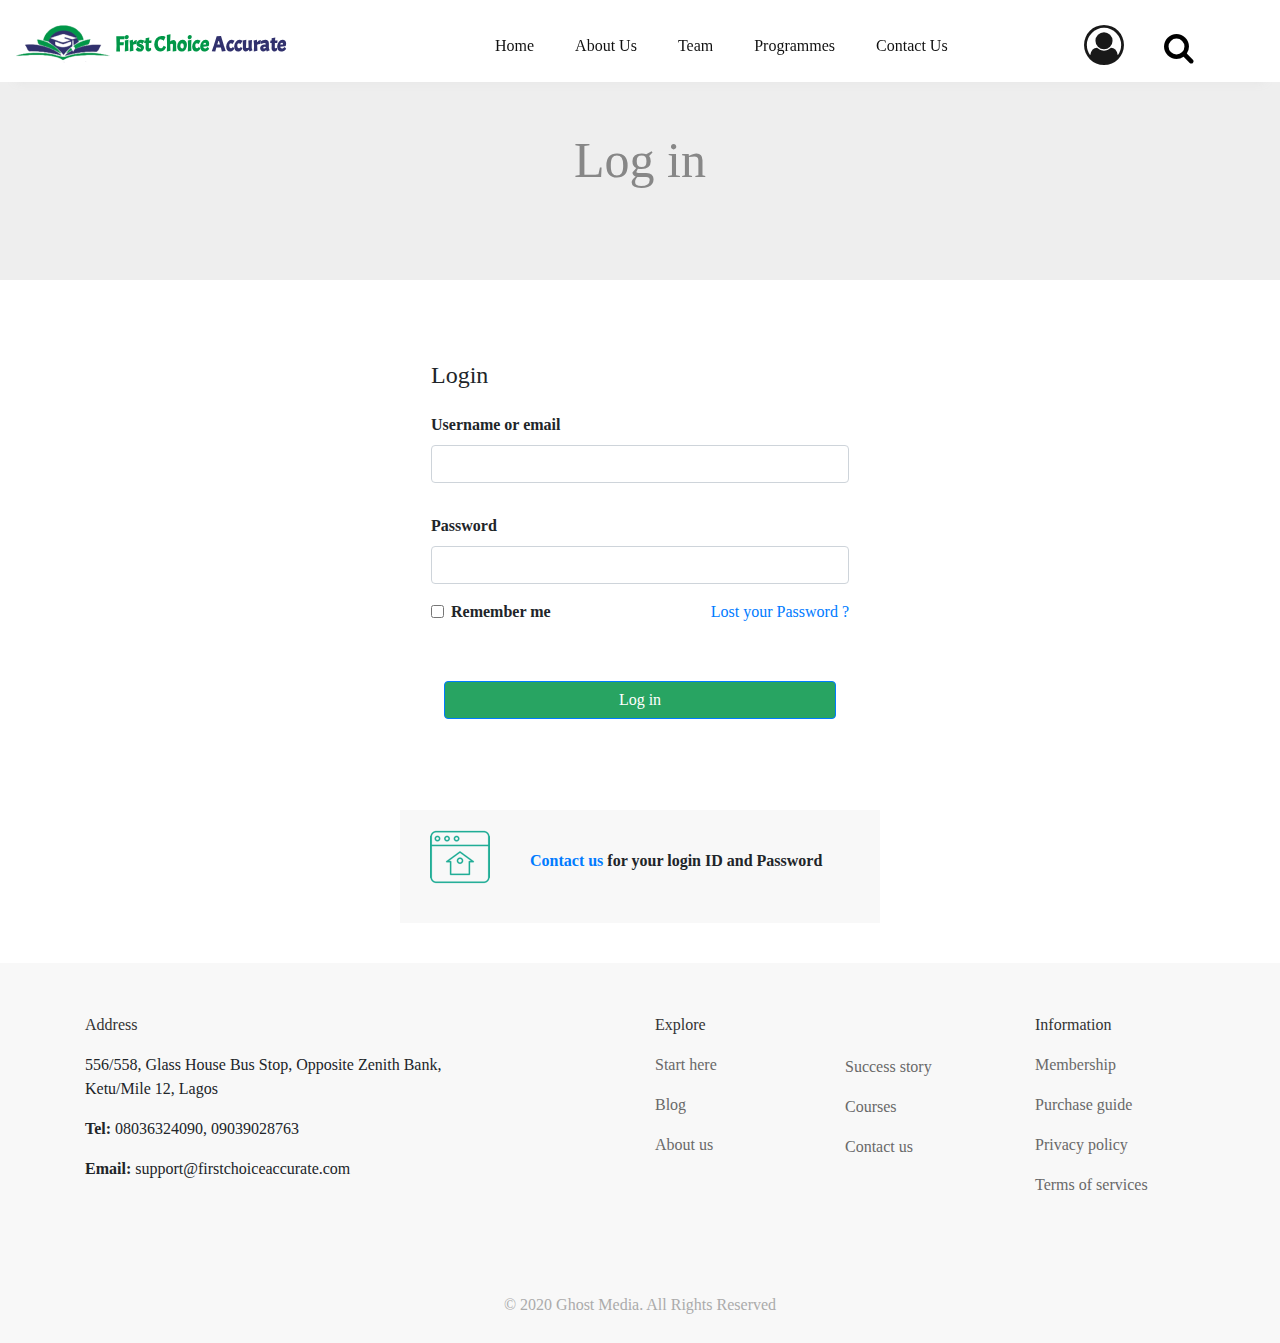
<file: login.html>
<!DOCTYPE html>
<html lang="en">
<head>
    <meta charset="UTF-8">
    <meta http-equiv="X-UA-Compatible" content="IE=edge">
    <meta name="viewport" content="width=device-width, initial-scale=1.0">
    <title>Login</title>
    <link rel="stylesheet" href="https://maxcdn.bootstrapcdn.com/bootstrap/4.0.0/css/bootstrap.min.css" integrity="sha384-Gn5384xqQ1aoWXA+058RXPxPg6fy4IWvTNh0E263XmFcJlSAwiGgFAW/dAiS6JXm" crossorigin="anonymous">
    <link rel="stylesheet" href="https://stackpath.bootstrapcdn.com/font-awesome/4.7.0/css/font-awesome.min.css">
    <link rel="stylesheet" href="https://stackpath.bootstrapcdn.com/bootstrap/4.1.3/css/bootstrap.min.css" integrity="sha384-MCw98/SFnGE8fJT3GXwEOngsV7Zt27NXFoaoApmYm81iuXoPkFOJwJ8ERdknLPMO" crossorigin="anonymous">
    <link rel="stylesheet" href="css/login.css">
</head>
<body>
    
    <!-- navbar- area -->
<section class="sec-one">
 
  <nav class="navbar navbar-expand-lg navbar-light fixed-top">
    <div class="logos">
  <a class="navbar-brand" href="#"><img class="logo" src="images/logo.png" alt=""> First Choice <span> Accurate</span></a>
 </div>
  <button class="navbar-toggler" type="button" data-toggle="collapse" data-target="#navbarTogglerDemo02" aria-controls="navbarTogglerDemo02" aria-expanded="false" aria-label="Toggle navigation">
    <span class="navbar-toggler-icon"></span>
  </button>

  <div class="collapse navbar-collapse" id="navbarTogglerDemo02">
    <ul class="navbar-nav mr-auto mt-2 mt-lg-0">
      <li class="nav-item active">
        <a class="nav-link" href="index.html">Home <span class="sr-only">(current)</span></a>
      </li>
      <li class="nav-item">
        <a class="nav-link" href="aboutus.html">About Us</a>
      </li>
      <li class="nav-item">
          <a class="nav-link" href="team.html">Team</a>
        </li>
        <li class="nav-item">
          <a class="nav-link" href="programmes.html">Programmes</a>
        </li>
        <li class="nav-item">
          <a class="nav-link" href="contactus.html">Contact Us</a>
        </li>
    </ul>
  </div>
  <div class="search">
    <a class="navbar-brand" href="login.html"><i class="fa fa-user-circle-o fa-2x" aria-hidden="true" ></i></a> <a href=""> <i class="fa fa-search fa-2x" aria-hidden="true"></i></a>
  </div>
</nav>
  </section>



  <!-- section 2 begins -->
  <section  class="sec-two">
      <div class="container">
          <div class="col-sm">
            <h5>Log in</h5>
          </div>
      </div>     
  </section>



  <!-- section 3 begins -->
  <section class="sec-three">
    <div class="container">
        <div class="col-sm">
                <div class="shadow p-1 mb-1 bg-white rounded log">
                    <div class="login">
                    <h4>Login</h4>

                   <form action="">
                    <div class="form-group">
                      <label for="exampleFormControlInput1">Username or email</label>
                      <input type="email" class="form-control" id="exampleFormControlInput1" placeholder="">
                    </div>

                    <div class="form-group">
                      <label for="exampleFormControlInput1">Password</label>
                      <input type="email" class="form-control" id="exampleFormControlInput1" placeholder="">
                    </div>

                    <div class="check-box">
                      <span id="check">
                        <div class="form-check">
                          <input type="checkbox" class="form-check-input check-boxx" id="exampleCheck1">
                          <label class="form-check-label" for="exampleCheck1">Remember me</label>
                        </div>
                      </span>

                      <span id="lost"> <a href="contactus.html">Lost your Password ?</a></span>
                    </div>
                    
                    <div class="btn">
                    <button type="submit" class="btn mybtn btn-primary">Log in</button>
                  </div>
                  </form>

                </div>
            </div>
        </div>
    </div>
  </section>



  <!-- section 4 begins -->
  <section class="sec-four">
    <div class="container">
      <div class="col-sm">
        <div class="contact">
          <div class="image">
            <img src="images/login-icon.png" alt="">
          </div>

          <div class="text">
            <p> <span><a href="contactus.html"> Contact us </a></span> for your login ID and Password </p>
          </div>
        </div>
      </div>
    </div>
  </section>



   <!-- footer section begins -->
   <footer>
    <div class="container">
        <div class="row foot">
            <div class="col-sm col-md">
                <div class="address">
                <p id="main">Address</p>
                <p>556/558, Glass House Bus Stop, Opposite Zenith Bank, <br> Ketu/Mile 12, Lagos</p>
                <p> <b>Tel:</b>  08036324090, 09039028763</p>
                <p> <b>Email:</b> support@firstchoiceaccurate.com</p>
            </div>
            </div>


            <div class="col-sm col-md">
                <div class="row">
                    <div class="col-sm">
                        <div class="explore">
                            <p id="main">Explore</p>
                            <a href=""> <p>Start here</p>   </a>
                            <a href=""> <p>Blog</p>   </a>
                            <a href=""><p>About us</p>   </a>
                        </div>
                    </div>     
                                        

                    <div class="col-sm">
                        <div class="success">
                            <p> </p>
                            <a href=""> <p id="succ">Success story</p>   </a>
                            <a href=""><p>Courses</p>   </a>
                         <a href=""><p>Contact us</p>   </a>
                        </div>
                    </div> 


                    <div class="col-sm">
                        <div class="information">
                           <p id="main">Information</p>
                            <a href=""> <p>Membership</p>   </a>
                            <a href=""><p>Purchase guide</p>   </a>
                            <a href=""> <p>Privacy policy</p>   </a>
                             <a href=""><p>Terms of services</p>   </a>

                        </div>
                    </div> 
                 </div>
            </div>

           
        </div>
    </div>


    <div class="col-sm col-md">
        <div class="copyright">
            <p>&copy; 2020 Ghost Media. All Rights Reserved</p>
        </div>
    </div>

</footer>


















  
  <script src="https://code.jquery.com/jquery-3.2.1.slim.min.js" integrity="sha384-KJ3o2DKtIkvYIK3UENzmM7KCkRr/rE9/Qpg6aAZGJwFDMVNA/GpGFF93hXpG5KkN" crossorigin="anonymous"></script>
  <script src="https://cdnjs.cloudflare.com/ajax/libs/popper.js/1.12.9/umd/popper.min.js" integrity="sha384-ApNbgh9B+Y1QKtv3Rn7W3mgPxhU9K/ScQsAP7hUibX39j7fakFPskvXusvfa0b4Q" crossorigin="anonymous"></script>
  <script src="https://maxcdn.bootstrapcdn.com/bootstrap/4.0.0/js/bootstrap.min.js" integrity="sha384-JZR6Spejh4U02d8jOt6vLEHfe/JQGiRRSQQxSfFWpi1MquVdAyjUar5+76PVCmYl" crossorigin="anonymous"></script>
  </body>
  </html>
</file>
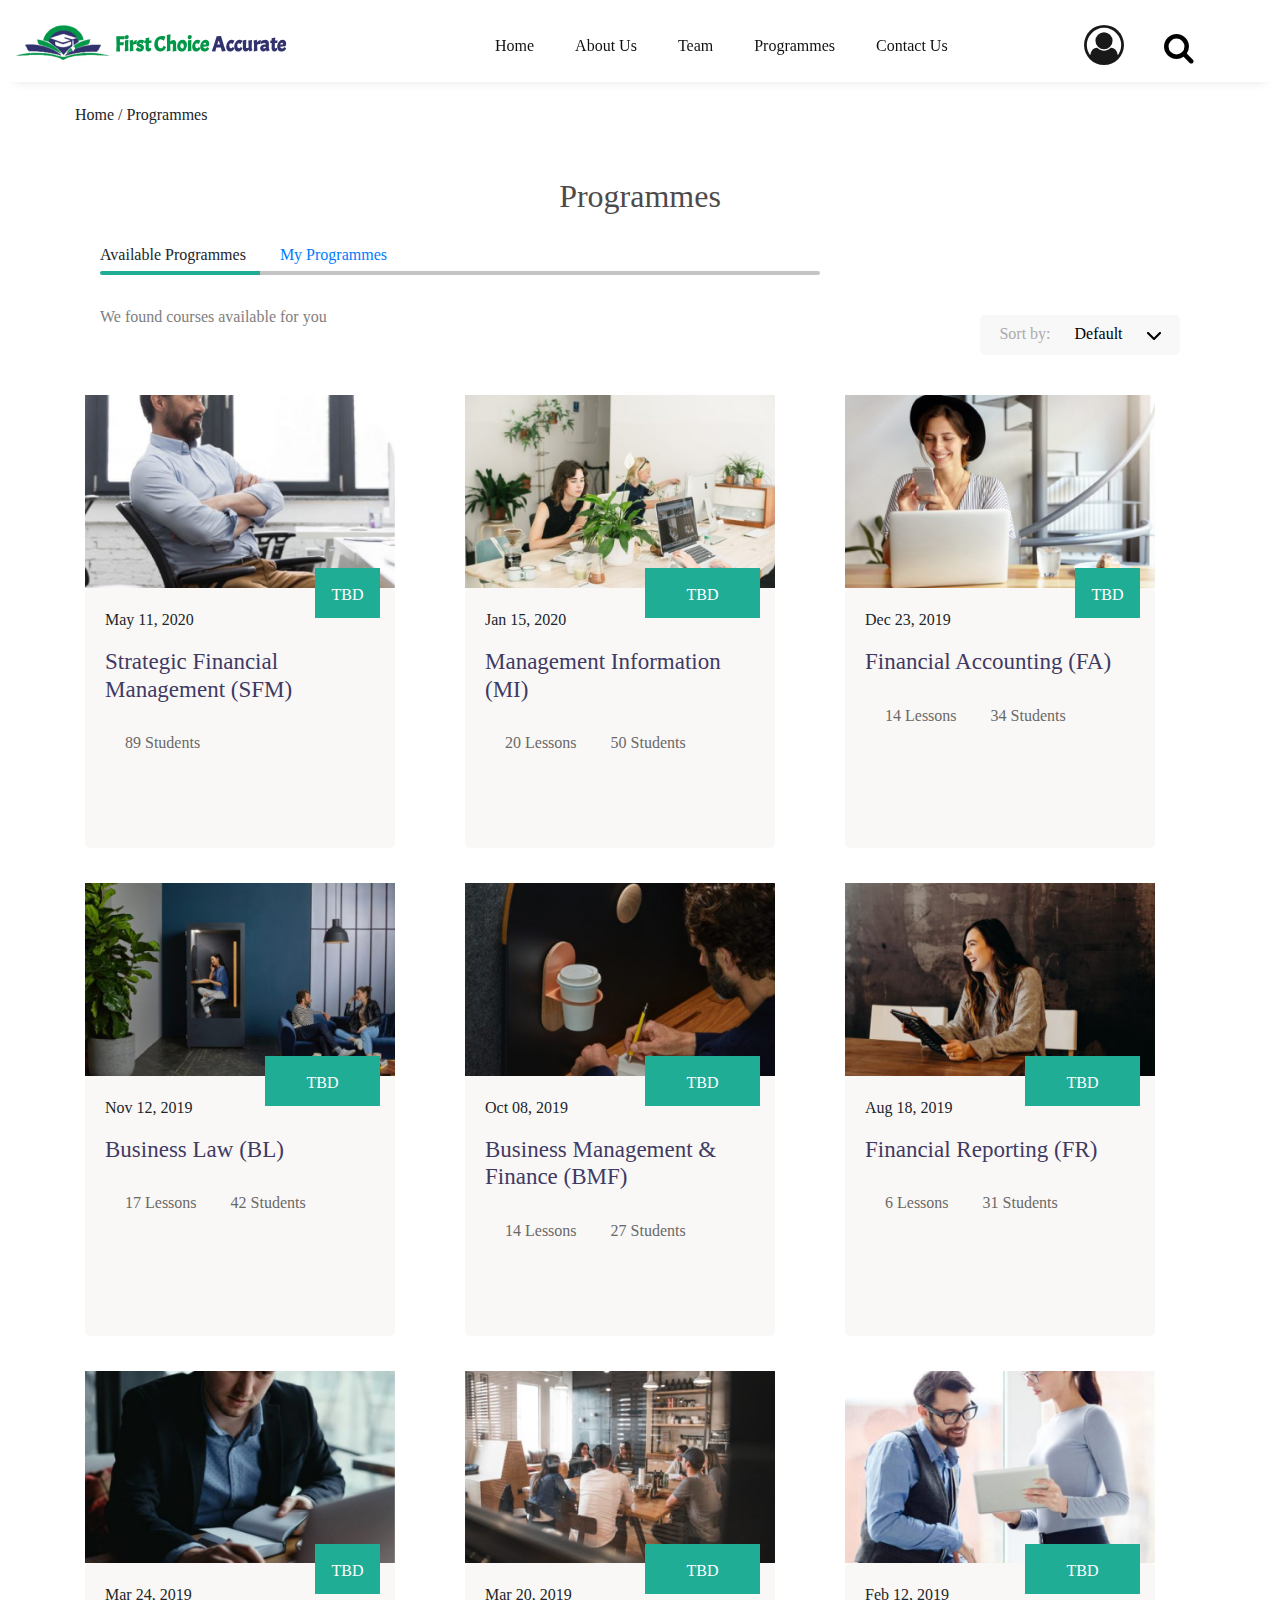
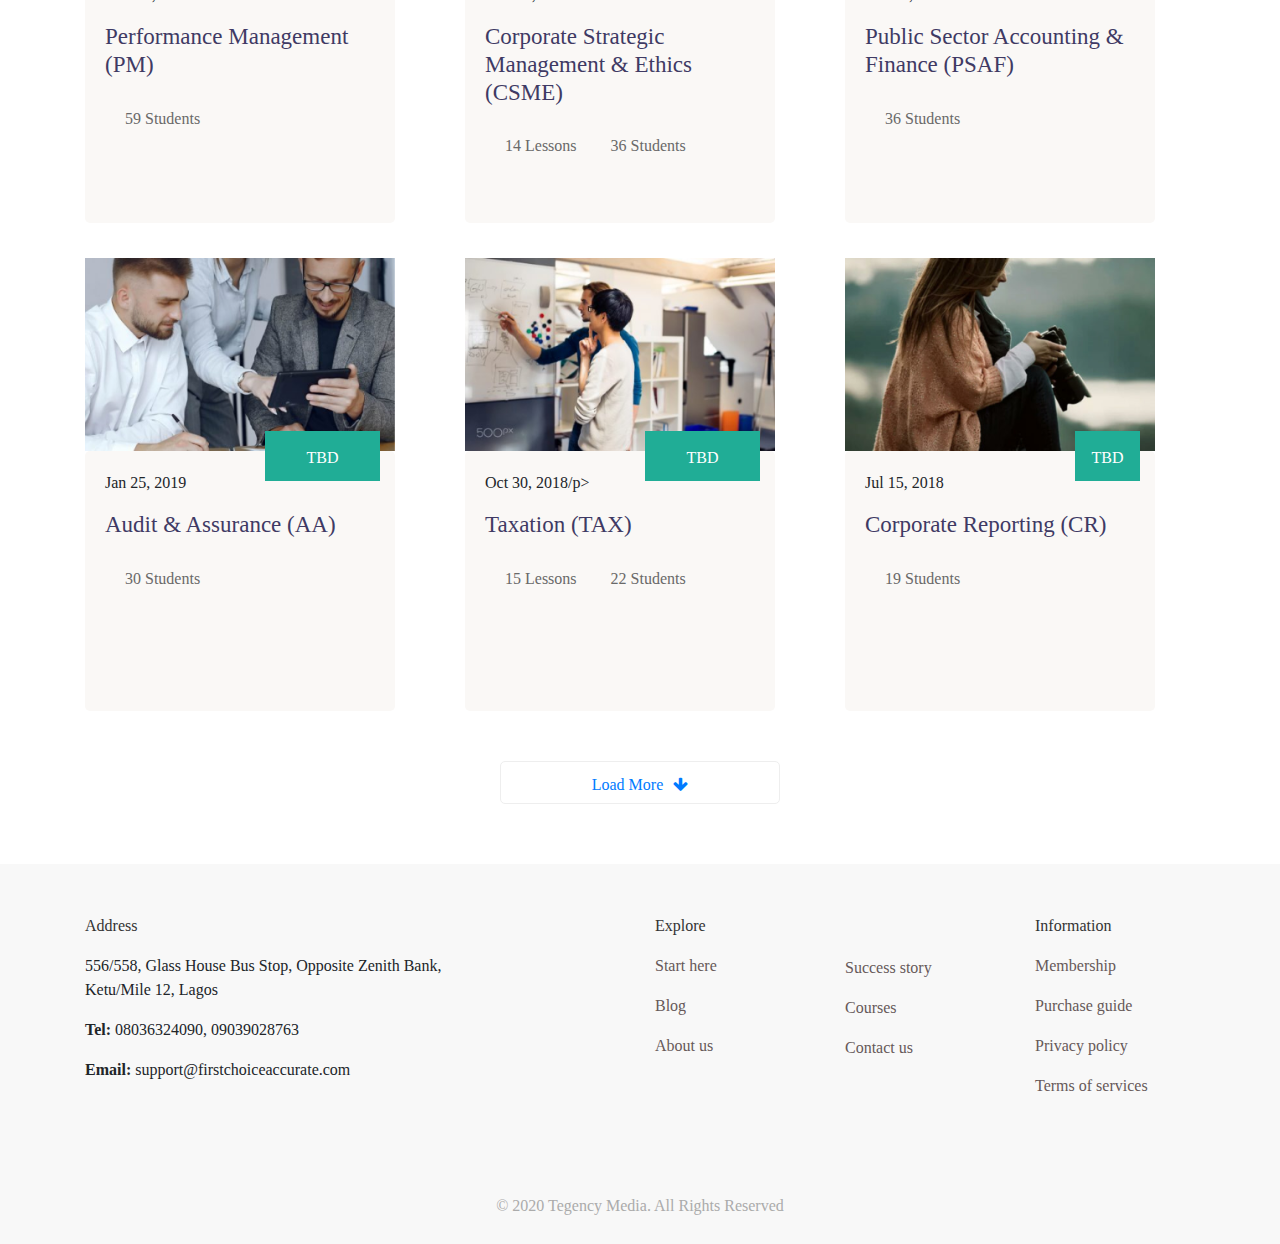
<file: programmes.html>
<!DOCTYPE html>
<html lang="en">
<head>
    <meta charset="UTF-8">
    <meta http-equiv="X-UA-Compatible" content="IE=edge">
    <meta name="viewport" content="width=device-width, initial-scale=1.0">
    <title>Programmes</title>
    <link rel="stylesheet" href="https://maxcdn.bootstrapcdn.com/bootstrap/4.0.0/css/bootstrap.min.css" integrity="sha384-Gn5384xqQ1aoWXA+058RXPxPg6fy4IWvTNh0E263XmFcJlSAwiGgFAW/dAiS6JXm" crossorigin="anonymous">
    <link rel="stylesheet" href="https://stackpath.bootstrapcdn.com/font-awesome/4.7.0/css/font-awesome.min.css">
    <link rel="stylesheet" href="https://stackpath.bootstrapcdn.com/bootstrap/4.1.3/css/bootstrap.min.css" integrity="sha384-MCw98/SFnGE8fJT3GXwEOngsV7Zt27NXFoaoApmYm81iuXoPkFOJwJ8ERdknLPMO" crossorigin="anonymous">
    <link rel="stylesheet" href="css/programmes.css">
</head>
<body>
    
    <!-- navbar- area -->
<section class="sec-one">
 
    <nav class="navbar navbar-expand-lg navbar-light fixed-top">
        <div class="logos">
      <a class="navbar-brand" href="#"><img class="logo" src="images/logo.png" alt=""> First Choice <span> Accurate</span></a>
     </div>
      <button class="navbar-toggler" type="button" data-toggle="collapse" data-target="#navbarTogglerDemo02" aria-controls="navbarTogglerDemo02" aria-expanded="false" aria-label="Toggle navigation">
        <span class="navbar-toggler-icon"></span>
      </button>
    
      <div class="collapse navbar-collapse" id="navbarTogglerDemo02">
        <ul class="navbar-nav mr-auto mt-2 mt-lg-0">
          <li class="nav-item active">
            <a class="nav-link" href="index.html">Home <span class="sr-only">(current)</span></a>
          </li>
          <li class="nav-item">
            <a class="nav-link" href="aboutus.html">About Us</a>
          </li>
          <li class="nav-item">
              <a class="nav-link" href="team.html">Team</a>
            </li>
            <li class="nav-item">
              <a class="nav-link" href="programmes.html">Programmes</a>
            </li>
            <li class="nav-item">
              <a class="nav-link" href="contactus.html">Contact Us</a>
            </li>
        </ul>
      </div>
  
      <div class="search">
        <a class="navbar-brand" href="login.html"><i class="fa fa-user-circle-o fa-2x" aria-hidden="true" ></i></a> <a href=""> <i class="fa fa-search fa-2x" aria-hidden="true"></i></a>
      </div>
    </nav>
  </section>


  <!-- section 2 begins -->
    <section class="sec-two">
        <div class="col-sm col-md">
            <p id="home">Home / Programmes</p>

            <h2>Programmes</h2>
        </div>
    </section>


   <!-- section 3 begins -->
   <section class="sec-three">
       <div class="container">
        <div class="col-sm col-md">
            <div class="available">
                <p>Available Programmes <span><a href="login.html"> My Programmes </a></span></p>
                <div class="available-border"></div>
            </div>


            <div class="we">
                <div class="we-text">
                    <p> We found courses available for you</p> 
                </div>

                <div class="we-sort">
                    <p> Sort by: <span id="sort1"> Default</span>  <span id="sort2"><img src="images/default-icon.png" alt=""></span> </p>
                </div>
               
            </div>
        </div>
    </div>
   </section>


   <!-- section 4 begins -->
   <section class="sec-four">
    <div class="container">

        <!-- row one begins -->
        <div class="row row1">
            <div class="col-sm col-md">
                <div class="program1">
                    <div class="program-pics">
                        <img src="images/p1.png" alt="">
                    </div>

                    <div class="program-text">
                        <p id="date">May 11, 2020</p>
                        <h3>Strategic Financial Management (SFM)</h3>
                        <p id="students">89 Students <span></span> </p>
                    </div>

                    <div class="free1 fr-one">
                        <p>TBD</p>
                    </div>
                </div>
            </div>



            <div class="col-sm col-md">
                <div class="program1">
                    <div class="program-pics">
                        <img src="images/p2.png" alt="">
                    </div>

                    <div class="program-text">
                        <p id="date">Jan 15, 2020</p>
                        <h3>Management Information (MI)</h3>
                        <p id="students">20 Lessons <span>50 Students</span> </p>
                    </div>

                    <div class="free2  fr-one">
                        <p>TBD</p>
                    </div>
                </div>
            </div>


            <div class="col-sm col-md">
                <div class="program1">
                    <div class="program-pics">
                        <img src="images/p3.png" alt="">
                    </div>

                    <div class="program-text">
                        <p id="date">Dec 23, 2019</p>
                        <h3>Financial Accounting (FA)</h3>
                        <p id="students">14 Lessons <span></span> 34 Students</p>
                    </div>

                    <div class="free1 fr-two">
                        <p>TBD</p>
                    </div>
                </div>
            </div>
        </div>



        <!-- row two begins -->
        <div class="row row2">
            <div class="col-sm col-md">
                <div class="program1">
                    <div class="program-pics">
                        <img src="images/p4.png" alt="">
                    </div>

                    <div class="program-text">
                        <p id="date">Nov 12, 2019</p>
                        <h3>Business Law (BL)</h3>
                        <p id="students">17 Lessons <span>42 Students</span> </p>
                    </div>

                    <div class="free2 fr-one">
                        <p>TBD</p>
                    </div>
                </div>
            </div>


            <div class="col-sm col-md">
                <div class="program1">
                    <div class="program-pics">
                        <img src="images/p5.png" alt="">
                    </div>

                    <div class="program-text">
                        <p id="date">Oct 08, 2019</p>
                        <h3>Business Management & Finance (BMF)</h3>
                        <p id="students">14 Lessons <span>27 Students</span> </p>
                    </div>

                    <div class="free2 fr-one">
                        <p>TBD</p>
                    </div>
                </div>
            </div>


            <div class="col-sm col-md">
                <div class="program1">
                    <div class="program-pics">
                        <img src="images/p6.png" alt="">
                    </div>

                    <div class="program-text">
                        <p id="date">Aug 18, 2019</p>
                        <h3>Financial Reporting (FR)</h3>
                        <p id="students">6 Lessons <span>31 Students</span> </p>
                    </div>

                    <div class="free2 fr-two">
                        <p>TBD</p>
                    </div>
                </div>
            </div>
        </div>


        <!-- row three begins -->
        <div class="row row2">
            <div class="col-sm col-md">
                <div class="program1">
                    <div class="program-pics">
                        <img src="images/p7.png" alt="">
                    </div>

                    <div class="program-text">
                        <p id="date">Mar 24, 2019</p>
                        <h3>Performance Management (PM)</h3>
                        <p id="students">59 Students<span></span> </p>
                    </div>

                    <div class="free1 fr-one">
                        <p>TBD</p>
                    </div>
                </div>
            </div>


            <div class="col-sm col-md">
                <div class="program1">
                    <div class="program-pics">
                        <img src="images/p8.png" alt="">
                    </div>

                    <div class="program-text">
                        <p id="date">Mar 20, 2019</p>
                        <h3>Corporate Strategic Management & Ethics (CSME)</h3>
                        <p id="students">14 Lessons <span>36 Students</span> </p>
                    </div>

                    <div class="free2 fr-one">
                        <p>TBD</p>
                    </div>
                </div>
            </div>


            <div class="col-sm col-md">
                <div class="program1">
                    <div class="program-pics">
                        <img src="images/p9.png" alt="">
                    </div>

                    <div class="program-text">
                        <p id="date">Feb 12, 2019</p>
                        <h3>Public Sector Accounting & Finance (PSAF)</h3>
                        <p id="students">36 Students <span></span> </p>
                    </div>

                    <div class="free2 fr-two">
                        <p>TBD</p>
                    </div>
                </div>
            </div>
        </div>


        <!-- row four begins -->
        <div class="row row2">
            <div class="col-sm col-md">
                <div class="program1">
                    <div class="program-pics">
                        <img src="images/p10.png" alt="">
                    </div>

                    <div class="program-text">
                        <p id="date">Jan 25, 2019</p>
                        <h3>Audit & Assurance (AA)</h3>
                        <p id="students">30 Students<span></span> </p>
                    </div>

                    <div class="free2 fr-one" >
                        <p>TBD</p>
                    </div>
                </div>
            </div>


            <div class="col-sm col-md">
                <div class="program1">
                    <div class="program-pics">
                        <img src="images/p11.png" alt="">
                    </div>

                    <div class="program-text">
                        <p id="date">Oct 30, 2018/p>
                        <h3>Taxation (TAX)</h3>
                        <p id="students">15 Lessons <span>22 Students</span> </p>
                    </div>

                    <div class="free2 fr-one">
                        <p>TBD</p>
                    </div>
                </div>
            </div>


            <div class="col-sm col-md">
                <div class="program1">
                    <div class="program-pics">
                        <img src="images/p12.png" alt="">
                    </div>

                    <div class="program-text">
                        <p id="date">Jul 15, 2018</p>
                        <h3>Corporate Reporting (CR)</h3>
                        <p id="students">19 Students <span></span> </p>
                    </div>

                    <div class="free1 fr-two">
                        <p>TBD</p>
                    </div>
                </div>
            </div>
        </div>
    </div>


    <div class="btn-v">
        <button type="button" class="btn btn-view"><a href="login.html"> Load More<span><i class="fa fa-arrow-down" aria-hidden="true"></i></span> </a> </button>   
     </div>

   </section>


   
  
  <!-- footer section begins -->
  <footer>
    <div class="container">
        <div class="row foot">
            <div class="col-sm col-md">
                <div class="address">
                <p id="main">Address</p>
                <p>556/558, Glass House Bus Stop, Opposite Zenith Bank, <br> Ketu/Mile 12, Lagos</p>
                <p> <b>Tel:</b>  08036324090, 09039028763</p>
                <p> <b>Email:</b> support@firstchoiceaccurate.com</p>
            </div>
            </div>


            <div class="col-sm col-md">
                <div class="row">
                    <div class="col-sm">
                        <div class="explore">
                            <p id="main">Explore</p>
                            <a href=""> <p>Start here</p>   </a>
                            <a href=""> <p>Blog</p>   </a>
                            <a href=""><p>About us</p>   </a>
                        </div>
                    </div>     
                                        

                    <div class="col-sm">
                        <div class="success">
                            <p> </p>
                            <a href=""> <p id="succ">Success story</p>   </a>
                            <a href=""><p>Courses</p>   </a>
                         <a href=""><p>Contact us</p>   </a>
                        </div>
                    </div> 


                    <div class="col-sm">
                        <div class="information">
                           <p id="main">Information</p>
                            <a href=""> <p>Membership</p>   </a>
                            <a href=""><p>Purchase guide</p>   </a>
                            <a href=""> <p>Privacy policy</p>   </a>
                             <a href=""><p>Terms of services</p>   </a>

                        </div>
                    </div> 
                 </div>
            </div>

           
        </div>
    </div>


    <div class="col-sm col-md">
        <div class="copyright">
            <p>&copy; 2020 Tegency Media. All Rights Reserved</p>
        </div>
    </div>

</footer>

















    
    <script src="https://code.jquery.com/jquery-3.2.1.slim.min.js" integrity="sha384-KJ3o2DKtIkvYIK3UENzmM7KCkRr/rE9/Qpg6aAZGJwFDMVNA/GpGFF93hXpG5KkN" crossorigin="anonymous"></script>
    <script src="https://cdnjs.cloudflare.com/ajax/libs/popper.js/1.12.9/umd/popper.min.js" integrity="sha384-ApNbgh9B+Y1QKtv3Rn7W3mgPxhU9K/ScQsAP7hUibX39j7fakFPskvXusvfa0b4Q" crossorigin="anonymous"></script>
    <script src="https://maxcdn.bootstrapcdn.com/bootstrap/4.0.0/js/bootstrap.min.js" integrity="sha384-JZR6Spejh4U02d8jOt6vLEHfe/JQGiRRSQQxSfFWpi1MquVdAyjUar5+76PVCmYl" crossorigin="anonymous"></script>
    </body>
    </html>
</file>
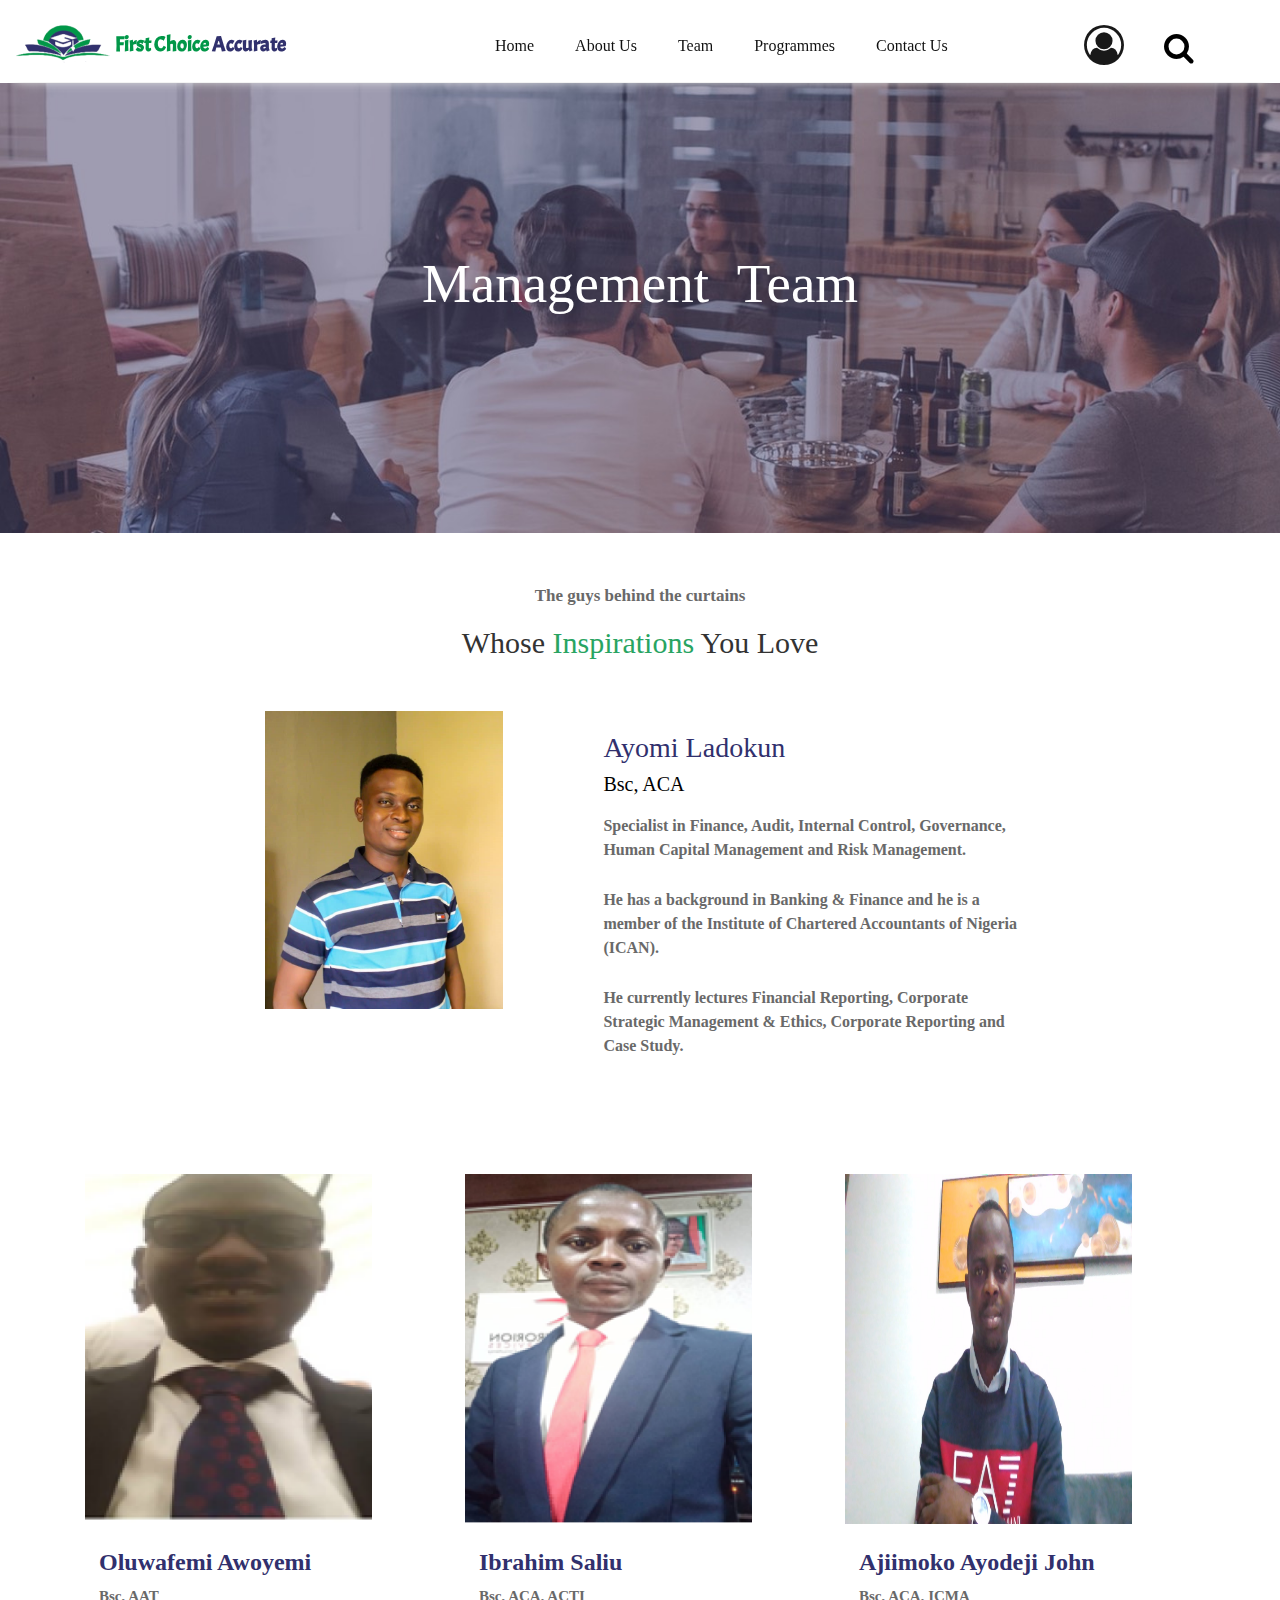
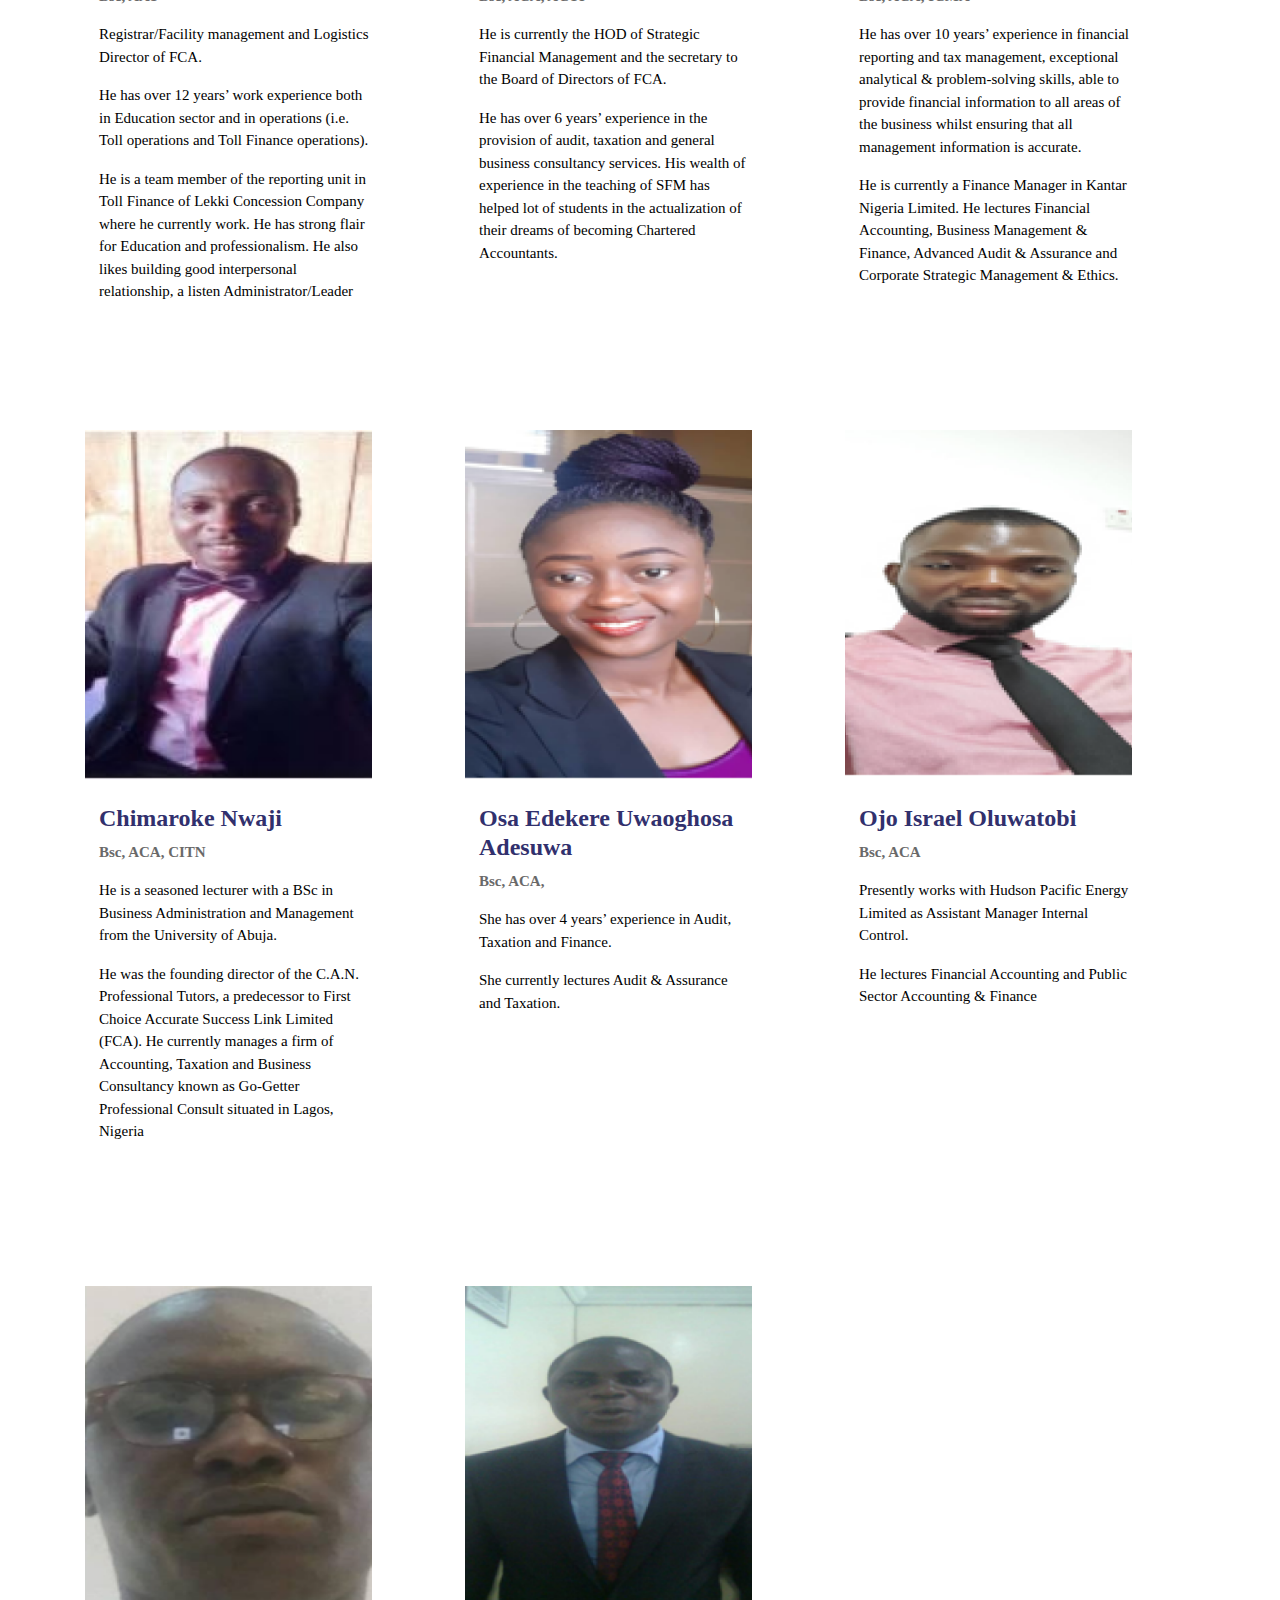
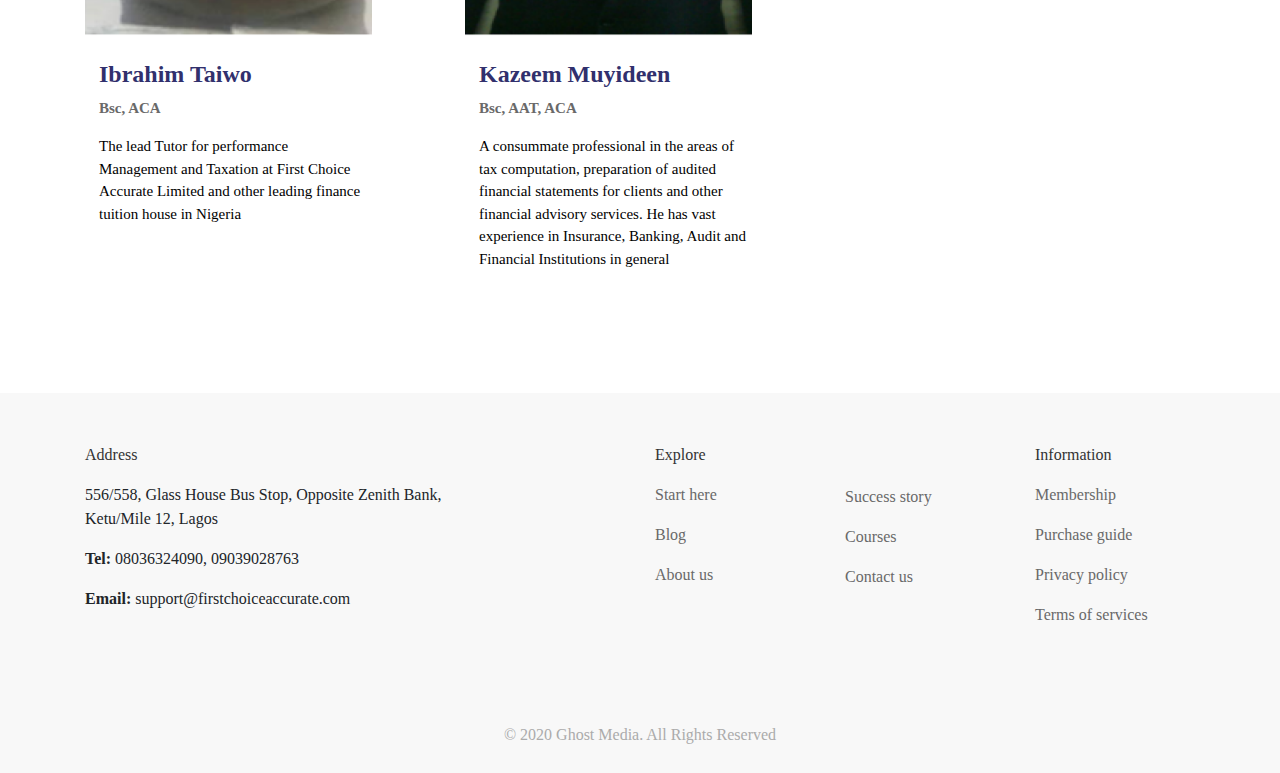
<file: team.html>
<!DOCTYPE html>
<html lang="en">
<head>
    <meta charset="UTF-8">
    <meta http-equiv="X-UA-Compatible" content="IE=edge">
    <meta name="viewport" content="width=device-width, initial-scale=1.0">
    <title>Team</title>
    <link rel="stylesheet" href="https://maxcdn.bootstrapcdn.com/bootstrap/4.0.0/css/bootstrap.min.css" integrity="sha384-Gn5384xqQ1aoWXA+058RXPxPg6fy4IWvTNh0E263XmFcJlSAwiGgFAW/dAiS6JXm" crossorigin="anonymous">
    <link rel="stylesheet" href="https://stackpath.bootstrapcdn.com/font-awesome/4.7.0/css/font-awesome.min.css">
    <link rel="stylesheet" href="https://stackpath.bootstrapcdn.com/bootstrap/4.1.3/css/bootstrap.min.css" integrity="sha384-MCw98/SFnGE8fJT3GXwEOngsV7Zt27NXFoaoApmYm81iuXoPkFOJwJ8ERdknLPMO" crossorigin="anonymous">
    <link rel="stylesheet" href="css/team.css">
</head>
<body>
    
    <!-- navbar- area -->
<section class="sec-one">
 
  <nav class="navbar navbar-expand-lg navbar-light fixed-top">
    <div class="logos">
  <a class="navbar-brand" href="#"><img class="logo" src="images/logo.png" alt=""> First Choice <span> Accurate</span></a>
 </div>
  <button class="navbar-toggler" type="button" data-toggle="collapse" data-target="#navbarTogglerDemo02" aria-controls="navbarTogglerDemo02" aria-expanded="false" aria-label="Toggle navigation">
    <span class="navbar-toggler-icon"></span>
  </button>

  <div class="collapse navbar-collapse" id="navbarTogglerDemo02">
    <ul class="navbar-nav mr-auto mt-2 mt-lg-0">
      <li class="nav-item active">
        <a class="nav-link" href="index.html">Home <span class="sr-only">(current)</span></a>
      </li>
      <li class="nav-item">
        <a class="nav-link" href="aboutus.html">About Us</a>
      </li>
      <li class="nav-item">
          <a class="nav-link" href="team.html">Team</a>
        </li>
        <li class="nav-item">
          <a class="nav-link" href="programmes.html">Programmes</a>
        </li>
        <li class="nav-item">
          <a class="nav-link" href="contactus.html">Contact Us</a>
        </li>
    </ul>
  </div>
  
  <div class="search">
    <a class="navbar-brand" href="login.html"><i class="fa fa-user-circle-o fa-2x" aria-hidden="true" ></i></a> <a href=""> <i class="fa fa-search fa-2x" aria-hidden="true"></i></a>
  </div>
</nav>
  </section>


   <!-- section  2 begins -->
   <section class="sec-two">
    <div class="team-banner">
         <p>Management Team</p>
      </div>
   </section> 


   <!-- section 3 begins -->
<section class="sec-three">
  <div class="container">
    <div class="col-sm get">
      <p>The guys behind the curtains</p> 

      <h4> Whose <span>Inspirations</span> You Love</h4>
    </div>
  </div>


  <!-- main image begins -->
  <div class="main-image">
    <div class="container">
      <div class="row">
        <div class="col-sm col-md">
          <div class="main-pics">
            <img src="images/ayomi-ladokun.jpeg" alt="">
          </div>
        </div>


        <div class="col-sm col-md">
          <div class="main-text">
            <h3>Ayomi Ladokun</h3>
            <h5>Bsc, ACA</h5>
            <p>Specialist in Finance, Audit, Internal Control, Governance, Human Capital Management and Risk Management.</p>

              <p>He has a background in Banking & Finance and he is a member of the Institute of Chartered Accountants of Nigeria (ICAN).</p>
              
              <p> He currently lectures Financial Reporting, Corporate Strategic Management & Ethics, Corporate Reporting and Case Study.</p>
          </div>
        </div>
      </div>
    </div>
  </div>
</section>



<!-- section 4 begins -->
<section class="sec-four">
  <!-- row 1 -->
  <div class="container">
    <div class="row">
      <div class="col-sm col-md">
        <div class="profile">
          <img src="images/team1.png" class="img-fluid" alt="">
 
            <div class="shadow p-1 mb-1 bg-white rounded mission" style="width: 18rem;">
                <div class="profile-text">
                <h4>Oluwafemi Awoyemi</h4>
                <p id="to">Bsc, AAT</p>
                <p>Registrar/Facility management and Logistics Director of FCA.</p>
                  <p>He has over 12 years’ work experience both in Education sector and in operations (i.e. Toll operations and Toll Finance operations).</p> 
                  <p> He is a team member of the reporting unit in Toll Finance of Lekki Concession Company where he currently work. He has strong flair for Education and professionalism. He also likes building good interpersonal relationship, a listen Administrator/Leader </p>
            </div>
        </div>
        </div>
      </div>




      <div class="col-sm md">
        <div class="profile">
          <img src="images/team2.png" class="img-fluid" alt="">
 
            <div class="shadow p-1 mb-1 bg-white rounded mission" style="width: 18rem;">
                <div class="profile-text">
                <h4>Ibrahim Saliu</h4>
                <p id="to">Bsc, ACA, ACTI</p>
                <p>He is currently the HOD of Strategic Financial Management and the secretary to the Board of Directors of FCA. </p>
                <p> He has over 6 years’ experience in the provision of audit, taxation and general business consultancy services. His wealth of experience in the teaching of SFM has helped lot of students in the actualization of their dreams of becoming Chartered Accountants. </p> <br>
            </div>
        </div>
        </div>
      </div>



      <div class="col-sm">
        <div class="profile">
          <img src="images/team-ajimoko.jpg" class="img-fluid" alt="">
 
            <div class="shadow p-1 mb-1 bg-white rounded mission" style="width: 18rem;">
                <div class="profile-text">
                <h4>Ajiimoko Ayodeji John</h4>
                <p id="to">Bsc, ACA, ICMA</p>
                <p>He has over 10 years’ experience in financial reporting and tax management, exceptional analytical & problem-solving skills, able to provide financial information to all areas of the business whilst ensuring that all management information is accurate. </p>
                 <p> He is currently a Finance Manager in Kantar Nigeria Limited. He lectures Financial Accounting, Business Management & Finance, Advanced Audit & Assurance and Corporate Strategic Management & Ethics. </p>
                  
            </div>
        </div>
        </div>
      </div>
    </div>
  </div>


  <!-- row 2 -->
  <div class="container row2">
    <div class="row">
      <div class="col-sm col-md">
        <div class="profile">
          <img src="images/team4.png" class="img-fluid" alt="">
 
            <div class="shadow p-1 mb-1 bg-white rounded mission" style="width: 18rem;">
                <div class="profile-text">
                <h4>Chimaroke Nwaji</h4>
                <p id="to">Bsc, ACA, CITN</p>
                <p>He is a seasoned lecturer with a BSc in Business Administration and Management from the University of Abuja.</p>
                 <p> He was the founding director of the C.A.N. Professional Tutors, a predecessor to First Choice Accurate Success Link Limited (FCA). He currently manages a firm of Accounting, Taxation and Business Consultancy known as Go-Getter Professional Consult situated in Lagos, Nigeria </p>               
            </div>
        </div>
        </div>
      </div>




      <div class="col-sm col-md">
        <div class="profile">
          <img src="images/team5.png" class="img-fluid" alt="">
 
            <div class="shadow p-1 mb-1 bg-white rounded mission" style="width: 18rem;">
                <div class="profile-text">
                <h4>Osa Edekere Uwaoghosa Adesuwa</h4>
                <p id="to">Bsc, ACA,</p>
                <p>She has over 4 years’ experience in Audit, Taxation and Finance.</p>
                 <p> She currently lectures Audit & Assurance and Taxation.</p>
            </div>
        </div>
        </div>
      </div>



      <div class="col-sm col-md">
        <div class="profile">
          <img src="images/team6.png" class="img-fluid" alt="">
 
            <div class="shadow p-1 mb-1 bg-white rounded mission" style="width: 18rem;">
                <div class="profile-text">
                <h4>Ojo Israel Oluwatobi</h4>
                <p id="to">Bsc, ACA</p>
               <p>Presently works with Hudson Pacific Energy Limited as Assistant Manager Internal Control.</p>
               <p>He lectures Financial Accounting and Public Sector Accounting & Finance</p>            
            </div>
        </div>
        </div>
      </div>
    </div>
  </div>



   <!-- row 3 -->
   <div class="container row2">
    <div class="row">
      <div class="col-sm col-md">
        <div class="profile">
          <img src="images/team7.png" class="img-fluid" alt="">
 
            <div class="shadow p-1 mb-1 bg-white rounded mission2" style="width: 18rem;">
                <div class="profile-text">
                <h4>Ibrahim Taiwo</h4>
                <p id="to">Bsc, ACA</p>
                <p>The lead Tutor for performance Management and Taxation at First Choice Accurate Limited and other leading finance tuition house in Nigeria </p>
            </div>
        </div>
        </div>
      </div>




      <div class="col-sm col-md">
        <div class="profile">
          <img src="images/team8.png" class="img-fluid" alt="">
 
            <div class="shadow p-1 mb-1 bg-white rounded mission3" style="width: 18rem;">
                <div class="profile-text">
                <h4>Kazeem Muyideen</h4>
                <p id="to">Bsc, AAT, ACA</p>
                <p>A consummate professional in the areas of tax computation, preparation of audited financial statements for clients and other financial advisory services. He has vast experience in Insurance, Banking, Audit and Financial Institutions in general </p>
            </div>
        </div>
        </div>
      </div>



      <div class="col-sm col-md">
      </div>
</section>



  <!-- footer section begins -->
  <footer>
    <div class="container">
        <div class="row foot">
            <div class="col-sm col-md">
                <div class="address">
                <p id="main">Address</p>
                <p>556/558, Glass House Bus Stop, Opposite Zenith Bank, <br> Ketu/Mile 12, Lagos</p>
                <p> <b>Tel:</b>  08036324090, 09039028763</p>
                <p> <b>Email:</b> support@firstchoiceaccurate.com</p>
            </div>
            </div>


            <div class="col-sm col-md">
                <div class="row">
                    <div class="col-sm">
                        <div class="explore">
                            <p id="main">Explore</p>
                            <a href=""> <p>Start here</p>   </a>
                            <a href=""> <p>Blog</p>   </a>
                            <a href=""><p>About us</p>   </a>
                        </div>
                    </div>     
                                        

                    <div class="col-sm">
                        <div class="success">
                            <p> </p>
                            <a href=""> <p id="succ">Success story</p>   </a>
                            <a href=""><p>Courses</p>   </a>
                         <a href=""><p>Contact us</p>   </a>
                        </div>
                    </div> 


                    <div class="col-sm">
                        <div class="information">
                           <p id="main">Information</p>
                            <a href=""> <p>Membership</p>   </a>
                            <a href=""><p>Purchase guide</p>   </a>
                            <a href=""> <p>Privacy policy</p>   </a>
                             <a href=""><p>Terms of services</p>   </a>

                        </div>
                    </div> 
                 </div>
            </div>

           
        </div>
    </div>


    <div class="col-sm col-md">
        <div class="copyright">
            <p>&copy; 2020 Ghost Media. All Rights Reserved</p>
        </div>
    </div>

</footer>














  <script src="https://code.jquery.com/jquery-3.2.1.slim.min.js" integrity="sha384-KJ3o2DKtIkvYIK3UENzmM7KCkRr/rE9/Qpg6aAZGJwFDMVNA/GpGFF93hXpG5KkN" crossorigin="anonymous"></script>
  <script src="https://cdnjs.cloudflare.com/ajax/libs/popper.js/1.12.9/umd/popper.min.js" integrity="sha384-ApNbgh9B+Y1QKtv3Rn7W3mgPxhU9K/ScQsAP7hUibX39j7fakFPskvXusvfa0b4Q" crossorigin="anonymous"></script>
  <script src="https://maxcdn.bootstrapcdn.com/bootstrap/4.0.0/js/bootstrap.min.js" integrity="sha384-JZR6Spejh4U02d8jOt6vLEHfe/JQGiRRSQQxSfFWpi1MquVdAyjUar5+76PVCmYl" crossorigin="anonymous"></script>
  </body>
  </html>
</file>
<file: css/home.css>
@import url('https://fonts.googleapis.com/css2?family=Acme&display=swap');


*{
    margin: 0px;
    padding: 0px;
    box-sizing: border-box;
    font-family: roboto;
}


/* sec-one begins */

/* navbar */

.navbar{
    padding-top: 20px;
    padding-bottom: 10px;
    box-shadow: 0px 15px 10px -15px  #E5E5E5;    
    background-color: #FFFFFF;
} 

.logos img{
    margin-right: 2px;
    margin-top: -10px;
}

.logos a{
    font-weight: bold;
    text-decoration: none;
    color: #019748 !important;
    font-family: 'Acme', sans-serif;
    font-size: 21px; 
}


.logos span{
    color: #31316D;
    font-family: 'Acme', sans-serif;
}


.navbar-nav{
    margin-left: 160px;
  
}

.nav-link{
    color: #111111 !important;
}

.nav-link:hover{
    color: #019748 !important;
}


.nav-link:hover{
    border-bottom: solid 2px  #019748;
}

.nav-item {
    padding-left: 25px;
}


.search{
    margin-right: 70px;
}

.search i {
    padding-left: 20px;
}

.search a{
    color: black;
}


/* section two begins */
.sec-two{
    height: 590px;
    width: 60%;
    background-color: #EDF4F8;
    margin-top: 83px;
}

.accu{
    color: #31316D; font-weight: bold; 
}

.accurate {
    padding-left: 80px;
    padding-top: 120px;
    position: relative;
}


.accurate p{
    font-size: 30px;
}

.accurate h4{
    line-height: 0px;
}

.btn-show{
    background-color:  #28A462;
    color: white;
}

.btn-show a{
    color: white;
    text-decoration: none;
}

.accurate-image{
    width: 100%;
    
}

.accurate-image img{
  position: absolute;
  z-index: 1;
    left: 650px;
    bottom: -155px;
    height: 470px !important;
}

.arrows{
    position: absolute;
    top: 545px;
    left: 605px;
}

.arrows i{
    padding-left: 15px;
}

.arrows a{
    color: #949494;
}


/* section 3 begins */
.sec-three .why p {
    padding-top: 50px;
       text-align: center;
       color: #696969;
       font-size: 19px;
       font-weight: bold;
   }

   .why img{
       display: none;
   }

   .sec-three h4 {
    padding-top: 0px;
       text-align: center;
       font-weight: bold;
   }

.sec-three h4 span{
   color: #28A462;
}

.rrow{
    margin-top: 55px;
    text-align: center;
}

.general{
    text-align: center;
    margin: auto;
}

.general h5{
    margin: auto;
    color: #28A462;
    padding-bottom: 8px;

}
.general img{
    
}

.general p{
    color: #706E6E;

}


/* sec-four begins */
.sec-four{
    
    width: 100%;
    /* height: 402px; */
    margin-top: 40px;
    background-image: linear-gradient(#F3F3F3, #ffffff);
}

.first-asso-image{
    padding-top: 45px;
}

.first-asso-image img{
    width: 80%;
    padding-left: 70px;
}

#first{
    font-size: 34px;
    font-family: cursive;
    padding-top: 90px;
    color:  rgb(22, 22, 109);
}

#first span{
    font-weight: bold;
    color: #28A462;
    font-family: cursive;
}

#second{
    font-size: 18px;
}

#second span{
    color: rgb(22, 22, 109);
    font-weight: bold;
}

.btn-first{
    background-color:  #28A462;
    color: white;
    margin-top: 20px;
}


/* section five begins */
.sec-five{
    margin-top: 30px;
    width: 100%;
    background-color:  #F5F7FA;
}

.sec-five .why2 p {
    padding-top: 75px;
       text-align: center;
       color: #696969;
       font-size: 14px;
       font-weight: bold;
   }

   .sec-five .why2 h4 {
    padding-top: 0px;
       text-align: center;
       font-weight: bold;
       color: rgb(22, 22, 109);
   }

.sec-five .why2 h4 span{
   color: #28A462;
}

.row-head{
    padding-top: 40px;
}

.free{
    display: flex;
}

.freee{
    display: flex;
}



.free-text{
    padding-left:  30px;
    padding-top: 15px;
}

.pi{
    color:  #3F3A64;
    padding-top: 10px;
    /* color: #3F3A64; */
}

.pi a{
    color:  #3F3A64;
    font-weight: bold;
}


.free-text #span1{
    padding-left: 20px;
    color: #8C89A2;
}

.free-text #span2{
    padding-left: 40px;
    color: #8C89A2;
}

.btn-v{
text-align: center;
}

.btn-view {
       text-align: center;
       margin: auto;
       margin-top: 40px;
       background-color:  #28A462;
       color: white;
       padding-left: 25px;
       padding-right: 25px;
       padding-top: 8px;
   }


   /* section six begins */
   .sec-six{
       
   }

   .sec-six .get p {
    padding-top: 50px;
       text-align: center;
       color: #696969;
       font-size: 13px;
       font-weight: bold;
   }

   .sec-six .get p span{
        color: #3F3A64;
   }

   .sec-six h4 {
    padding-top: 0px;
       text-align: center;
       font-weight: bold;
       color: #3F3A64;
   }

.sec-six h4 span{
   color: #28A462;
}

.sec-six iframe{
    width: 70%;
    height: 400px;
    margin-top: 40px;
}

.videoo{
    text-align: center;
}


/* section seven begins */
.sec-seven .great p {
    padding-top: 70px;
       text-align: center;
       color: #696969;
       font-size: 13px;
       font-weight: bold;
   }

   .sec-seven h4 {
    padding-top: 0px;
       text-align: center;
       font-weight: bold;
       color: #3F3A64;
   }

.sec-seven h4 span{
   color: #28A462;
}

/* card region */
.carrd{
    margin-top: 45px;
    margin-left: 40px; 
}

.card-reg{
    padding-left: 20px;
    padding-top: 30px;
    box-shadow: 0px 16px 40px rgba(51, 51, 51, 0.13);
    background: #FFFFFF !important;
    border-radius: 5px;
    border: solid 1px #FFFFFF !important;
}

.card-tit{
    color:  #3F3A64;
}

.card-tex{
    color:  #696969;
}

.card-subsection{
    display: flex;
    padding-top: 10px;
}

.card-image-text{
    padding-left: 20px;
    padding-top: 10px;
    
}

#p-one{
    color: #3F3A64;
}

#p-two{
    color: #7E7E7E;
}



/* section eight begins */
.sec-eight{
    padding-top: 120px;
    background-color:  white;
    line-height: 0.5rem;
    padding-bottom: 90px;
}

.sec-eight .start p {
    text-align: center;
    font-weight: bold;
    font-size: 18px;
    color:#3F3A64;
}

.sec-eight .start h5 {
       text-align: center;
       color:#3F3A64;
       font-size: 25px;
       /* font-weight: bold; */
   }

.sec-eight .start p span{
   color: #28A462;
}



/* section nine begins */
.sec-nine{
    width: 100%;
    padding-bottom: 40px;
    background-color: #F5F1ED;
}

.enj{
    padding-top: 100px;
}

.enjoyable{
    padding-top: 20px;
}

#enjoy{
    color: #8C89A2;;
}

.enjoyable h5{
    color: #3F3A64;
}

.enjoyable h5 span{
    color: #20AD96;
}

.become i{
    color: #000000;
}

.become a{
    color: #3F3A64;
    text-decoration: none;
}

.card-business{
    font-size: 15px;
    color: #8C89A2;
}

.card-tax{
    color: #3F3A64;
}

#tax span{
    color:  #7E7E7E;
    padding-left: 20px;
    font-size: 13px;
}



/* footer section begins */
footer{
        width: 100%;
        background-color: #F8F8F8;    
}

.foot{
    padding-top: 50px;
}

.foot a {
    color: #696969;
    text-decoration: none;
}

.foot a:hover {
    color: #257249;
}

#main{
    color: #333333;
    font-weight: 500 !important;
}

#succ{
    padding-top: 26px;
}

.copyright{
    padding-top: 80px;
    padding-bottom: 10px;
    text-align: center;
    color:  #ABABAB;
}






/* media screen */
@media (max-width:900px) {

    .search, .search i{
        display: none;
    }

   .sec-two{
       margin-top: 40px;
   }

   .logos a{
       font-size: 16px;
   }

   #img-small{
       display: none;
   }


   /* section two begins */
    .sec-two{
    width: 100%;
    margin-top: 60px;
    height: initial;
    padding-bottom: 32px;
}

.accurate {
    padding-left: 0px;
    text-align: center;
    padding-top: 55px;
}

.accurate p{
    font-size: 20px;
}

.accurate h4{
    line-height: 10px;
}


    .accurate-image img{
      display: none;
  }

  .arrows{
    display: none;
}

/* section 3 begins */
.sec-three .why p {
    padding-top: 25px;
   }

    .why img{
    display: block;
    margin-top: 20px;
}

  
/* sec-four begins */
#first{
    padding-top: 10px;
}

#second{
    line-height: 30px;
}


/* section five begins */
.sec-five .why2 h4 {
    padding-bottom: 20px;
   }

   
.sec-five .why2 p {
    padding-top: 40px;
   }

.free{
    padding-top: 0px;
}

.freee{
    padding-top: 20px;
}

.free-text{
    padding-top: 5px;
}

#pi{
    padding-top: 0px;
}

.row-head{
    padding-top: initial;
}

.free-text #span1{
    padding-left: 0px;
    line-height: 15px;
    padding-top: 0px;
}

.free-text #span2{
    padding-left: 0px;
    display: block;
}


 /* section six begins */
 .sec-six{
      margin-top: 0px; 
}

.sec-six .get p {
    padding-top: 35px;
   }

   .sec-six iframe{
    width: 100%;
    height: 200px;
    margin-top: 10px;
}


/* section seven begins */
.sec-seven .great p {
    padding-top: 32px;
   }

   /* card region */
   .carrd{
       width: 100%;
       margin: auto;
       margin-top: 17px;
       margin-left: 0px; 
}

    .card{
        width: 100% !important;
        margin-top: 17px;
    }

    /* section eight begins */
.sec-eight{
    padding-top: 50px;
    line-height: 1.8rem;
    padding-bottom: 30px;
}

.sec-eight .start p {
    font-size: 16.5px;
}

.sec-eight .start h5 {
    font-size: 18px;
}

/* section nine begins */
.sec-nine{
    width: 100%;
}

.cardx{
    width: 100% !important;
   margin-top: 40px;
}

.enj{
    padding-top: 10px;
}




.copyright{
    padding-top: 30px;
    padding-bottom: 10px;
    }

    .foot{
        padding-top: 30px;
        }

}
</file>
<file: css/aboutus.css>
@import url('https://fonts.googleapis.com/css2?family=Acme&display=swap');


*{
    margin: 0px;
    padding: 0px;
    box-sizing: border-box;
    font-family: roboto;
}


/* sec-one begins */

/* navbar */

.navbar{
    padding-top: 20px;
    padding-bottom: 10px;
    box-shadow: 0px 15px 10px -15px  #E5E5E5;    
    background-color: #FFFFFF;
} 

.logos img{
    margin-right: 2px;
    margin-top: -10px;
}

.logos a{
    font-weight: bold;
    text-decoration: none;
    color: #019748 !important;
    font-family: 'Acme', sans-serif;
    font-size: 21px; 
}


.logos span{
    color: #31316D;
    font-family: 'Acme', sans-serif;
}


.navbar-nav{
    margin-left: 160px;
}

.nav-link{
    color: #111111 !important;
}

.nav-link:hover{
    color: #019748 !important;
}


.nav-link:hover{
    border-bottom: solid 2px  #019748;
}

.nav-item {
    padding-left: 25px;
}


.search{
    margin-right: 70px;
}

.search i{
    padding-left: 20px;
}

.search a{
    color: black;
}


/* section 2 begins */
.sec-two{
    margin-top: 83px;
}

.about-banner{
    background-image: url("../images/about-banner.png");
    width: 100%;
     height: 450px; 
    background-size: cover;
    /* opacity: 90%; */
    background-color: rgba(0.5, 0.5, 0.5, 0.8);
}

.cover2{
    width: 100%;
    height: 450px;
    background-color: rgb(90, 87, 87);
    opacity: 0.9;  
}

 .about-banner{
        text-align: center;
 }

 .about-banner p{
     color:  #FFFFFF;
     font-size: 35px;
     font-weight: 400;
     padding-top: 160px;
}


/* section 3 begins */
    .sec-three{
        margin-top: 80px;
    }

    .learn-text #get{
        color: #696969;
        font-size: 15px;
    }

    .learn-text #learn{
        color: #333333;
        font-weight: bold;
        font-size: 30px;
        line-height: 2.3rem;
    }

    .learn-text #fca{
        color: #696969;
    }

    .learn-text #fca2{
        color: #696969;
        font-weight: bold;
    }


    .learn-text #have{
        color: #696969;
    }

    .learn-text #con{
        color: #20AD96;
    }

    .learn-images #img-small{
        position: absolute;
        left: 450px;
        top: -30px;   
    }


    /* section 4 begins */
    .sec-four{
        padding-top: 80px;
        line-height: 1.6rem;
    }

    .our-slogan p {
       text-align: center;
       font-weight: bold;
       font-size: 30px;
       color:#333333;
       word-spacing: 10px;
   }

   .our-slogan p span{
    color: #20AD96;
 }
 
   .our-slogan h5 {
    text-align: center;
    color:#8C89A2;
    font-size: 17px;
}


/* section 5 begins */
    .sec-five{
        margin-top: 50px;
    }

  .mission-vision{
      text-align: center;
  }

  .mission h4{
    padding-top:90px;
    text-align: center;
    color: #3F3A64;
    font-weight: bold;
  }

  .mission p{
      color: #696969;
      font-weight: bold;
      padding-bottom: 90px;
  }

 
  /* section 6 begins */
  .sec-six{
    margin-top: 40px;
  }

  .sec-six iframe{
    width: 80%;
    height: 400px;
    margin-top: 40px;
}

.videoo{
    text-align: center;
}

.videoo .img1{
    width: 10%;
    position: absolute;
    top: -20px;
    left: 10px;
}

.videoo .img2{
    width: 10%;
    position: absolute;
    top: -20px;
    left: 10px;
}

.videoo .img3{
    width: 10%;
    
}

.video-text{
    padding-top: 60px;
}

.video-text #how{
    color: #696969;
    font-size: 20px;
    padding-top: 20px;
}

.video-text #our{
    color: #333333;
    font-size: 40px;
}

.video-text #our span{
    color: #20AD96;
}

.video-text #excellence{
    color: #696969;
}


/* footer section begins */
footer{
    width: 100%;
    background-color: #F8F8F8;  
    margin-top: 30px;
    padding-bottom: 0px;
}

.foot{
padding-top: 50px;
}

.foot a {
color: #696969;
text-decoration: none;
}

.foot a:hover {
color: #257249;
}

#main{
color: #333333;
font-weight: 500 !important;
}

#succ{
padding-top: 26px;
}

.copyright{
padding-top: 80px;
padding-bottom: 10px;
text-align: center;
color:  #ABABAB;
padding-bottom: 10px;
}






/* media screen */
@media (max-width:900px) {

    .search, .search i{
        display: none;
    }

   .sec-two{
       margin-top: 40px;
   }

   .logos a{
       font-size: 16px;
   }

   #img-small{
       display: none;
   }

   .about-banner{
     height: 250px; 
}

.cover2{
    height: 250px; 
}

   .about-banner p{
    font-size: 25px;
    padding-top: 70px;
}

/* section 3 begins */
.sec-three{
    margin-top: 30px;
}

   /* section 4 begins */
   .sec-four{
    padding-top: 40px;
}

/* section 5 begins */
.sec-five{
    margin-top: 38px;
}

.mission h4{
padding-top:50px;
}

.mission p{
  padding-bottom: 30px;
}
        
  /* section 6 begins */
  .sec-six{
    margin-top: 40px;
  }

  .sec-six iframe{
    width: 90%;
    height: 300px;
}


.videoo .img2{
    width: 10%;
    position: absolute;
    top: -20px;
    left: 10px;
}

.videoo .img3{
   display: none; 
}

.video-text{
    padding-top: 10px;
}

.video-text #our{
    font-size: 30px;
    line-height: 15px;
}

.copyright{
    padding-top: 30px;
    padding-bottom: 10px;
    }

    .foot{
        padding-top: 30px;
        }
    

}
</file>
<file: css/contactus.css>
@import url('https://fonts.googleapis.com/css2?family=Acme&display=swap');


*{
    margin: 0px;
    padding: 0px;
    box-sizing: border-box;
    font-family: roboto;
}


/* sec-one begins */

/* navbar */

.navbar{
    padding-top: 20px;
    padding-bottom: 10px;
    box-shadow: 0px 15px 10px -15px  #E5E5E5;    
    background-color: #FFFFFF;
} 

.logos img{
    margin-right: 2px;
    margin-top: -10px;
}

.logos a{
    font-weight: bold;
    text-decoration: none;
    color: #019748 !important;
    font-family: 'Acme', sans-serif;
    font-size: 21px; 
}


.logos span{
    color: #31316D;
    font-family: 'Acme', sans-serif;
}


.navbar-nav{
    margin-left: 160px;
  
}

.nav-link{
    color: #111111 !important;
}

.nav-link:hover{
    color: #019748 !important;
}


.nav-link:hover{
    border-bottom: solid 2px  #019748;
}

.nav-item {
    padding-left: 25px;
}


.search{
    margin-right: 70px;
}

.search i{
    padding-left: 20px;
}

.search a{
    color: black;
}


/* section 2 begins */
    .sec-two{
        margin-top: 83px;
    }

    .sec-two #home{
        padding-left: 60px;
        padding-top: 20px;
    }

    .sec-two #for{
        text-align: center;
        color: #333333;
        font-weight: 500;
        font-size: 25px;
    }

    /* section 3 begins */
    .sec-three{
        margin-top: 70px;
    }


    .sec-three #head{
        color: #696969;
        font-weight: bold;
    }

    .sec-three #body{
        color: #696969;
    }


     /* section 4 */
     .sec-four{
         margin-top: 55px;
        text-align: center;
     }

     .sec-four iframe{
        width: 90%;
        height: 500px; 
       }


        /* section 5 begins */
        .sec-five{
            margin-top: 40px;
        }

    .sec-five h4{
        text-align: center;
    }


    /* section 6 begins */
    .sec-six{
        margin-top: 20px;
        
    }

    .contact-form{
        margin: auto;
        margin-top: 40px;
        width: 50%;
    }

    .form2 ,.form3, .form-group{
        margin-top: 25px;
    }

    .btn-div{
        text-align: center;
    }

    .mybtn{
        background-color: #019748;
        margin-top: 10px;
       margin-bottom: 60px;
    }

    .mybtn a{
        color: white;
        text-decoration: none;
    }

    .contact-form::placeholder { 
        color: red;
      }

      .form-group input{
          background-color: rgb(243, 240, 240);
          color:black;
          font-weight: bold;
      }

      
      .form-group input::placeholder{
        color: black;
        font-weight: bold;
    }

      .formm input{
        background-color:rgb(243, 240, 240);
      }
    
      .formm input::placeholder{
        color: black;
        font-weight: bold;
    }

   .form-group textarea {
        background-color: rgb(243, 240, 240);
    }

    .form-group textarea::placeholder{
        color: black;
        font-weight: bold;
    }


   /* footer section begins */
footer{
    width: 100%;
    background-color: #F8F8F8;  
}

.foot{
padding-top: 50px;
}

.foot a {
color: #696969;
text-decoration: none;
}

.foot a:hover {
color: #257249;
}

#main{
color: #333333;
font-weight: 500 !important;
}

#succ{
padding-top: 26px;
}

.copyright{
padding-top: 80px;
padding-bottom: 10px;
text-align: center;
color:  #ABABAB;
}





/* media screen */
@media (max-width:900px) {

    .search, .search i{
        display: none;
    }

   .sec-two{
       margin-top: 40px;
   }

   .logos a{
       font-size: 16px;
   }

   #img-small{
       display: none;
   }

   /* section 2 begins */
   .sec-two{
    margin-top: 90px;
}


.sec-two #for{
    padding-top: 7px;
    font-size: 15px;
}

.sec-three{
    margin-top: 40px;
}

/* section 4 */
.sec-four{
    margin-top: 25px;
}

.sec-four iframe{
    width: 95%;
    height: 300px; 
   }

   
 /* section 5 begins */
 .sec-five{
  margin-top: 25px;
}

/* section 6 begins */
.sec-six{
    margin-top: 17px; 
}

.contact-form{
    width: 100%;
}

.btn-div{
    text-align: center;
}

.mybtn{
    text-align: center;
   margin-bottom: 60px;
}

.copyright{
    padding-top: 30px;
    padding-bottom: 10px;
    }

    .foot{
        padding-top: 30px;
        }

}
</file>
<file: css/login.css>
@import url('https://fonts.googleapis.com/css2?family=Acme&display=swap');


*{
    margin: 0px;
    padding: 0px;
    box-sizing: border-box;
    font-family: roboto;
}


/* sec-one begins */

/* navbar */

.navbar{
    padding-top: 20px;
    padding-bottom: 10px;
    box-shadow: 0px 15px 10px -15px  #E5E5E5;    
    background-color: #FFFFFF;
} 

.logos img{
    margin-right: 2px;
    margin-top: -10px;
}

.logos a{
    font-weight: bold;
    text-decoration: none;
    color: #019748 !important;
    font-family: 'Acme', sans-serif;
    font-size: 21px; 
}


.logos span{
    color: #31316D;
    font-family: 'Acme', sans-serif;
}


.navbar-nav{
    margin-left: 160px;
  
}

.nav-link{
    color: #111111 !important;
}

.nav-link:hover{
    color: #019748 !important;
}


.nav-link:hover{
    border-bottom: solid 2px  #019748;
}

.nav-item {
    padding-left: 25px;
}


.search{
    margin-right: 70px;
}

.search i{
    padding-left: 20px;
}

.search a{
    color: black;
}

/* section 2 begins */
.sec-two{
    margin-top: 80px;
    width: 100%;
    height: 200px;
    background-color:  #EEEEEE;
    text-align: center;
}

.sec-two h5{
    color:  #878787;
    font-size: 50px;
    padding-top: 50px;
}


/* section 3 begins */
.sec-three{
    margin-top: 50px;
}

.log{
    width: 30rem;
    margin: auto;   
}
    .login{
        padding-top: 20px;
        padding: 27px;
        padding-bottom: 40px;
    }

    label{
        padding-top: 15px;
        font-weight: bold;
    }

    .check-box span{
        display: inline-block;
        justify-content: space-between;
        
    }

    .check-boxx{
        margin-top: 20px;
        margin-right: 20px;
    }

    #check{
        margin-top: -20px;
    }

    #lost{
        float: right;
    }

    .btn{
        text-align: center;
        width: 100%;
        margin-top: 50px; 
    }

    .mybtn{
        margin: auto;
        background-color:  #28A462;
        color: white;
        
    }


    /* section 4 begins */
    .sec-four{
        margin-bottom: 40px;
    }

    .contact{
        width: 30rem;
        background-color: #F8F8F8;
        margin: auto;
        margin-top: 40px;
    }

    .contact .image img{
        padding-left: 30px;
        padding-top: 20px;
    }

    .contact .text{
        margin-left: 130px;
        margin-top: -35px;
    }

    .contact .text span{
        color:  #20AD96;

    }

    .contact .text p{
        padding-bottom: 50px;
        font-weight: bold;
    }

   

      /* footer section begins */
footer{
    width: 100%;
    background-color: #F8F8F8;  

}

.foot{
padding-top: 50px;
}

.foot a {
color: #696969;
text-decoration: none;
}

.foot a:hover {
color: #257249;
}

#main{
color: #333333;
font-weight: 500 !important;
}

#succ{
padding-top: 26px;
}

.copyright{
padding-top: 80px;
padding-bottom: 10px;
text-align: center;
color:  #ABABAB;
}








/* media screen */
@media (max-width:900px) {

    .search, .search i{
        display: none;
    }

   .sec-two{
       margin-top: 70px;
   }

   .logos a{
       font-size: 16px;
   }

   #img-small{
       display: none;
   }

   .sec-two{
    height: initial;
    padding-bottom: 27px;
   }

   .sec-two h5{
    padding-top: 30px;
}

.log{
    width: 100%;
    margin: auto;   
}

#lost{
    font-size: 13px;
    margin-top: 4px;
    padding-left: 5px;
}

.btn{
    margin-top: 15px; 
}

.contact{
    width: 100%;
}

.contact .image img{
    padding-left: 18px;
}


.contact .text{
    margin-left: 105px;
    margin-top: -45px;
}



.copyright{
    padding-top: 30px;
    padding-bottom: 10px;
    }

    .foot{
        padding-top: 30px;
        }

}
</file>
<file: css/programmes.css>
@import url('https://fonts.googleapis.com/css2?family=Acme&display=swap');


*{
    margin: 0px;
    padding: 0px;
    box-sizing: border-box;
    font-family: roboto;
}


/* sec-one begins */

/* navbar */

.navbar{
    padding-top: 20px;
    padding-bottom: 10px;
    box-shadow: 0px 15px 10px -15px  #E5E5E5;    
    background-color: #FFFFFF;
} 

.logos img{
    margin-right: 2px;
    margin-top: -10px;
}

.logos a{
    font-weight: bold;
    text-decoration: none;
    color: #019748 !important;
    font-family: 'Acme', sans-serif;
    font-size: 21px; 
}


.logos span{
    color: #31316D;
    font-family: 'Acme', sans-serif;
}


.navbar-nav{
    margin-left: 160px;
  
}

.nav-link{
    color: #111111 !important;
}

.nav-link:hover{
    color: #019748 !important;
}


.nav-link:hover{
    border-bottom: solid 2px  #019748;
}

.nav-item {
    padding-left: 25px;
}


.search{
    margin-right: 70px;
}

.search i{
    padding-left: 20px;
}

.search a{
    color: black;
}


/* section 2 begins */
    .sec-two{
        margin-top: 83px;
    }

    .sec-two #home{
        padding-left: 60px;
        padding-top: 20px;
    }

    .sec-two h2{
        text-align: center;
        margin-top: 50px;
        color: #4e4a4a;
    }


    /* section 3 begins */
    .sec-three{

    }

    .sec-three .available{
        margin-top: 40px;
        line-height: 0rem;
    }

    .sec-three .available span{
        color: #9A9A9A;
        margin-left: 30px;
    }

    .sec-three .available-border{
        width: 45rem;
        height: 4px;
        border-radius: 8px;
        background-color: #C4C4C4;
        border-left: 10rem solid #20AD96;
    }

 .sec-three .we{
     display: flex;
     justify-content: space-between;
     margin-top: 30px;
 }   

 .sec-three .we-text{
     color: #7E7E7E;
 }

 .sec-three .we-sort{
     width: 200px;
     height: 40px;
     background-color: #F8F8F8;
     border-radius: 5px;
     text-align: center;
     padding-top: 7px;
     margin-top: 10px;
 }

 .sec-three .we-sort p{
     color: #ABABAB;
 }

 .sec-three .we-sort #sort1{
    color: black;
    padding-left: 20px;
}

.sec-three .we-sort #sort2{
    color: #ABABAB;
    padding-left: 20px;
}


/* section 4 begins */
.sec-four{
    margin-top: 40px;
}

.program-pics img{
   width: 310px;
}

.program-text{
    width: 310px;
    height: 260px;
    background-color: #FAF8F6;
    border-radius: 5px;
    padding-left: 20px;
    padding-right: 15px;
}

.program-text #date{
    padding-top: 20px;
       
}

.program-text h3{
    color:  #3F3A64;
    font-size: 23px;
}

.program-text #students{
    color: #696969;
    padding-top: 20px;
    font-weight: 400;
    padding-left: 20px;
}

.program-text span{
    padding-left: 30px;
}

.free1{
    width: 65px;
    height: 50px;
    color: #FFFFFF;
    background-color: #20AD96;
   text-align: center;
   padding-top: 15px;
   position: absolute;
   top: 173px;
   right: 70px;
}


.free2{
    width: 115px;
    height: 50px;
    color: #FFFFFF;
    background-color: #20AD96;
   text-align: center;
   padding-top: 15px;
   position: absolute;
   top: 173px;
   right: 70px;
}

.row2{
    margin-top: 35px;
}

.btn-v{
    margin-top: 10px;
    text-align: center;
    margin-bottom: 60px;
    }
    
    .btn-view {
           width: 280px;
           text-align: center;
           margin: auto;
           margin-top: 40px;
           background-color: #FFFFFF;
           color: #20AD96;
           padding-left: 25px;
           padding-right: 25px;
           padding-top: 11px;
           border: solid #EEEEEE 1px;
           border-radius: 5px;
           cursor: pointer;
       }

       button i{
        padding-left: 10px;
    } 



       /* footer section begins */
footer{
    width: 100%;
    background-color: #F8F8F8;  
}

.foot{
padding-top: 50px;
}

.foot a {
color: #665959;
text-decoration: none;
}

.foot a:hover {
color: #257249;
}

#main{
color: #333333;
font-weight: 500 !important;
}

#succ{
padding-top: 26px;
}

.copyright{
padding-top: 80px;
padding-bottom: 10px;
text-align: center;
color:  #ABABAB;
}

@media (max-width: 1200px) {
    
    .fr-two {
        position: absolute;
        left: 200px;
    }

    .fr-one {
        left: 180px;
    }
}

@media (max-width: 1024px) {
    
    .fr-two {
        position: absolute;
        right: 500px !important;
    }
}






/* media screen */
@media (max-width:903px) {

    .search, .search i{
        display: none;
    }

   .sec-two{
       margin-top: 40px;
   }

   .logos a{
       font-size: 16px;
   }

   #img-small{
       display: none;
   }

   /* section 2 begins */
   .sec-two{
    margin-top: 80px;
}

.sec-two h2{
    margin-top: 30px;
}



/* sec-three begins */
.sec-three .available-border{
    width: 100%;
    height: 4px;
}

.sec-three .we{
    display: block;
    margin-top: 30px;
}   

.sec-three .we-sort{
    width: 200px;
    height: 40px;
    padding-top: 7px;
    margin-top: 10px;
}

    /* section 4 begins */
    .program1{
        margin-top: 40px;
        position: relative;
    }

    .program-text{
        width: 310px;
        height: 210px;
    }

    .free1, .free2{
       position: absolute;
       top: 170px;
       right: 50px;
    }
    
    .row2{
        margin-top: 10px;
    }

    .row1, .row2{
        width: 100%;
        margin: auto;
    }



.copyright{
    padding-top: 30px;
    padding-bottom: 10px;
    }

    .foot{
        padding-top: 30px;
        }

}



/* media screen */
@media (max-width:368px) {

    .sec-three{
        width: 100% !important;
    }


    .sec-three .available{
        width: 110% !important;
        line-height: 0rem;
        font-size: 14px;
    }

    .sec-three .available span{
        margin-left: 20px;
    }

    .sec-three .available-border{
        width: 100% !important;
    }

    .free1, .free2{
        top: 198px;
        right: 50px;
     }
    }

    @media (max-width:300px) {
    
        .sec-three .available{
            font-size: 12px;
        }
    
        .sec-three .available span{
            margin-left: 10px;
        }
    }
</file>
<file: css/team.css>
@import url('https://fonts.googleapis.com/css2?family=Acme&display=swap');


*{
    margin: 0px;
    padding: 0px;
    box-sizing: border-box;
    font-family: roboto;
}


/* sec-one begins */

/* navbar */

.navbar{
    padding-top: 20px;
    padding-bottom: 10px;
    box-shadow: 0px 15px 10px -15px  #E5E5E5;    
    background-color: #FFFFFF;
} 

.logos img{
    margin-right: 2px;
    margin-top: -10px;
}

.logos a{
    font-weight: bold;
    text-decoration: none;
    color: #019748 !important;
    font-family: 'Acme', sans-serif;
    font-size: 21px; 
}


.logos span{
    color: #31316D;
    font-family: 'Acme', sans-serif;
}


.navbar-nav{
    margin-left: 160px;
  
}

.nav-link{
    color: #111111 !important;
}

.nav-link:hover{
    color: #019748 !important;
}


.nav-link:hover{
    border-bottom: solid 2px  #019748;
}

.nav-item {
    padding-left: 25px;
}


.search{
    margin-right: 70px;
}

.search i{
    padding-left: 20px;
}

.search a{
    color: black;
}


/* section 2 begins */
    .sec-two{
        margin-top: 83px;
    }
.team-banner{
    background-image: url("../images/about-banner.png");
    width: 100%;
     height: 450px; 
    background-size: cover;
    background-color: rgba(0.5, 0.5, 0.5, 0.8);
}

.cover2{
    width: 100%;
    height: 450px;
    background-color: rgb(90, 87, 87);
    opacity: 0.9;  
}

 .team-banner{
        text-align: center;
 }

 .team-banner p{
     color:  #FFFFFF;
     font-size: 55px;
     word-spacing: 15px;
     padding-top: 160px;
     
}


/* section 3 begins */
.sec-three{
       
}

.sec-three .get p {
 padding-top: 50px;
    text-align: center;
    color: #696969;
    font-size: 17px;
    font-weight: bold;
}

.sec-three h4 {
 padding-top: 0px;
    text-align: center;
    font-size: 30px;
    color: #333333;
}

.sec-three h4 span{
color: #28A462;
}

/* main image begins */
.main-image{
    width: 81%;
    margin-top: 50px;
}

.main-pics{
    margin-left: 250px;
}

.main-pics img{
    width: 100%;
    
}

.main-text{
    margin-left: 70px;
}

.main-text > h3{
    padding-top: 20px;
    color: #31306D;
}

.main-text > h5{
    color: #000000;
}

.main-text > p{
    padding-top: 10px;
    color: #696969;
    font-weight: bold;
}



/* section 4 begins */
.sec-four{
    margin-top: 100px;
    margin-bottom: 70px;
}

.profile img{
    width: 82%;
    height: 350px;
}

.mission{
    height: 27rem;
}

.profile-text h4{
  color: #31306D;
  font-weight: bold;
  padding-top: 20px;
  padding-left: 10px;
}

.profile #to{
    color: #696969;
    font-weight: bold;
    padding-left: 10px;
}

.profile-text p{
   font-size: 15px;
   color: #000000;
   padding-left: 10px;
}


.row2{
    margin-top: 70px;
}

.mission2 {
    height: 17.7rem;
}

.mission3 {
    height: 17rem;
}


    /* footer section begins */
footer{
    width: 100%;
    background-color: #F8F8F8;  

}

.foot{
padding-top: 50px;
}

.foot a {
color: #696969;
text-decoration: none;
}

.foot a:hover {
color: #257249;
}

#main{
color: #333333;
font-weight: 500 !important;
}

#succ{
padding-top: 26px;
}

.copyright{
padding-top: 80px;
padding-bottom: 10px;
text-align: center;
color:  #ABABAB;
}






/* media screen */
@media (max-width:900px) {

    .search, .search i{
        display: none;
    }

   .sec-two{
       margin-top: 40px;
   }

   .logos a{
       font-size: 16px;
   }

   #img-small{
       display: none;
   }

   .team-banner{
     height: 200px; 
}

.cover2{
    height: 200px; 
}

   .team-banner p{
    font-size: 35px;
    padding-top: 88px;
}

.sec-three .get p {
    padding-top: 20px;
    font-size: 20px;
   }

   .sec-three h4 {
        line-height: 2px;
       font-size: 23px;
   }

   /* main image begins */
.main-image{
    width: 100%;
    display: block;
    margin-top: 50px;
}

.main-pics{
    display: block;
    width: 100%;
    margin-left: 0px;
}

.main-pics img{
    width: 100%;
    display: block;
}

.main-text{
    margin-left: 0px;
}

/* section 4 begins */
.sec-four{
    margin-top: 0px;
    margin-bottom: 70px;
}

.profile{
    margin-top: 60px;
}

.profile img{
    width: 100%;
    height: 350px;
}

.mission, .mission2, .mission3{
    width: 100% !important;
    height: initial;
}


.row2{
    margin-top: 0px;
}


.copyright{
    padding-top: 30px;
    padding-bottom: 10px;
    }

    .foot{
        padding-top: 30px;
        }

}
</file>
